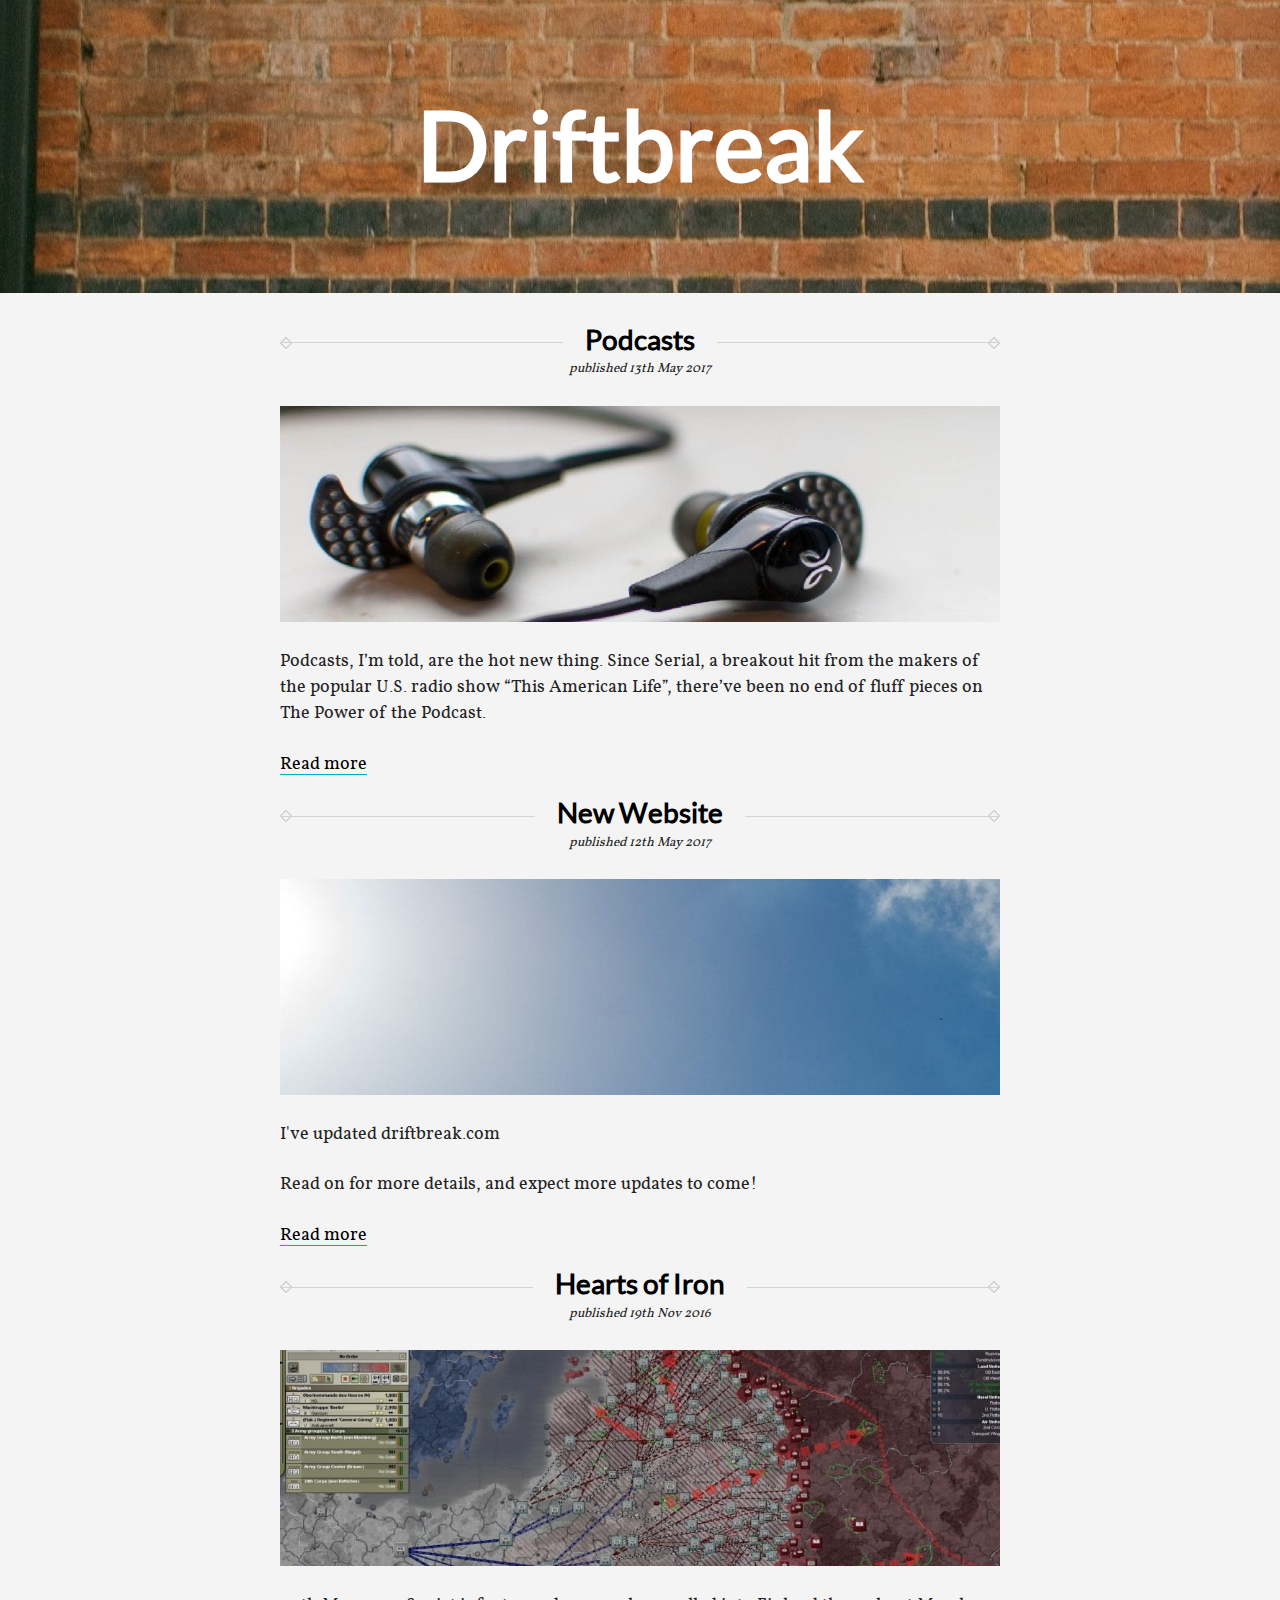
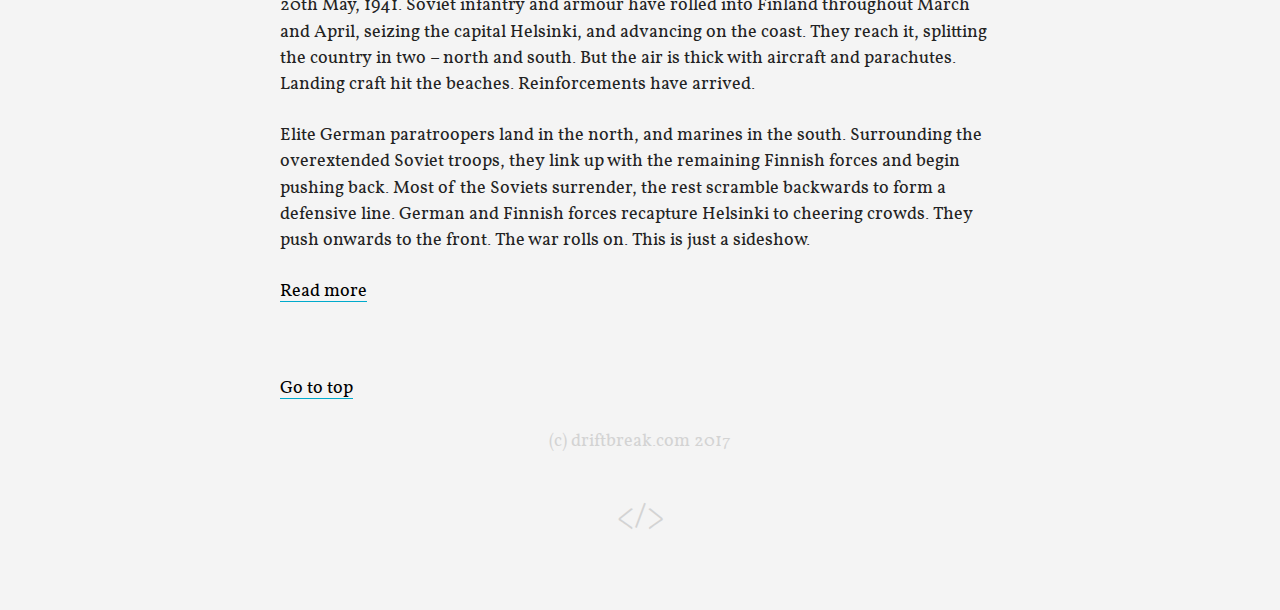
<file: index.html>
<!DOCTYPE html>
<html lang="en">
	<head>
		<meta charset="UTF-8">
		<meta name="viewport" content="width=device-width, initial-scale=1.0">
		<link href="style.css" rel="stylesheet"> 
		<link rel="icon" href="favicon.ico">
		
		<title>driftbreak.com</title>
	</head>
	<body>
		<header class="site-header">
			<h1 id="top" class="site-title"><a href="">Driftbreak</a></h1>
		</header>
		
		<div class="content">
			<div class="post-header">
				<img class="post-header-lineimg-l" src="images/content/line-end.png" alt="post heading decorator">
				<img class="post-header-lineimg-r" src="images/content/line-end.png" alt="post heading decorator">
				<h2><a href="./podcasts/">Podcasts</a></h2>
				<p class="post-sub-header"><em>published 13th May 2017</em></p>
				<img class="post-header-img" src="images/post-header/earbuds-post-header.jpg" alt="earbuds">
				<p>Podcasts, I’m told, are the hot new thing. Since Serial, a breakout hit from the makers of the popular U.S. radio show “This American Life”, there’ve been no end of fluff pieces on The Power of the Podcast. </p>
				<p><a href="./podcasts/">Read more</a></p>
			</div>
		
			<div class="post-header">
				<img class="post-header-lineimg-l" src="images/content/line-end.png" alt="post heading decorator">
				<img class="post-header-lineimg-r" src="images/content/line-end.png" alt="post heading decorator">
				<h2><a href="./new-website/">New Website</a></h2>
				<p class="post-sub-header"><em>published 12th May 2017</em></p>
				<img class="post-header-img" src="images/post-header/sky-post-header.jpg" alt="Sky">
				<p>I've updated driftbreak.com</p>
				<p>Read on for more details, and expect more updates to come!</p>
				<p><a href="./new-website/">Read more</a></p>
			</div>
			
			<div class="post-header">
				<img class="post-header-lineimg-l" src="images/content/line-end.png" alt="post heading decorator">
				<img class="post-header-lineimg-r" src="images/content/line-end.png" alt="post heading decorator">
				<h2><a href="./hearts-of-iron/">Hearts of Iron</a></h2>
				<p class="post-sub-header"><em>published 19th Nov 2016</em></p>
				<img class="post-header-img" src="images/post-header/hoi-post-header.jpg" alt="Hearts of Iron map with troop icons">
				<p>20th May, 1941. Soviet infantry and armour have rolled into Finland throughout March and April, seizing the capital Helsinki, and advancing on the coast. They reach it, splitting the country in two – north and south. But the air is thick with aircraft and parachutes. Landing craft hit the beaches. Reinforcements have arrived.</p>
				<p>Elite German paratroopers land in the north, and marines in the south. Surrounding the overextended Soviet troops, they link up with the remaining Finnish forces and begin pushing back. Most of the Soviets surrender, the rest scramble backwards to form a defensive line. German and Finnish forces recapture Helsinki to cheering crowds. They push onwards to the front. The war rolls on. This is just a sideshow.</p>
				<p><a href="./hearts-of-iron/">Read more</a></p>
			</div>
			
			
			<footer>
				<a href="#top">Go to top</a>
				<br><br>
				<p class="footer-text">(c) driftbreak.com 2017</p>
				<br>
				<p class="footer-text footer-icon"> &lt;/> </p>
			</footer>
		</div>
	</body>
</html>
</file>
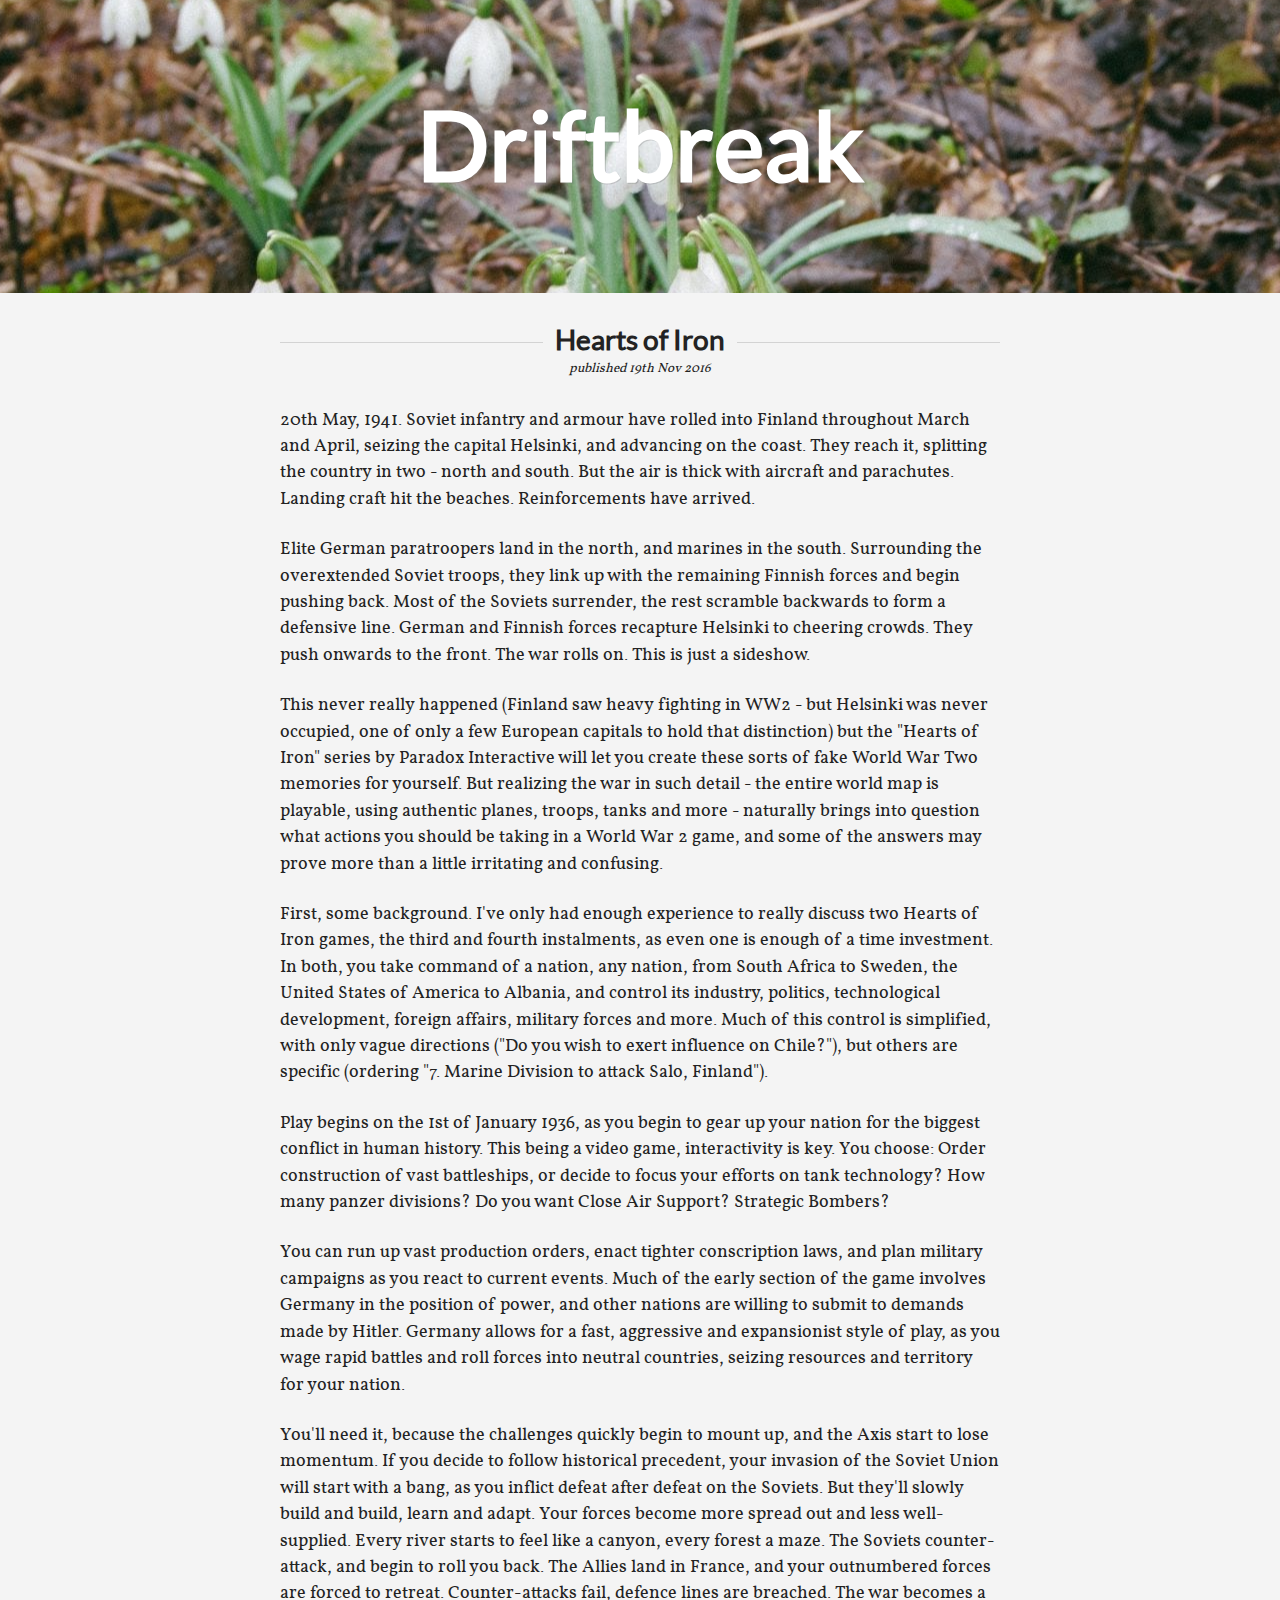
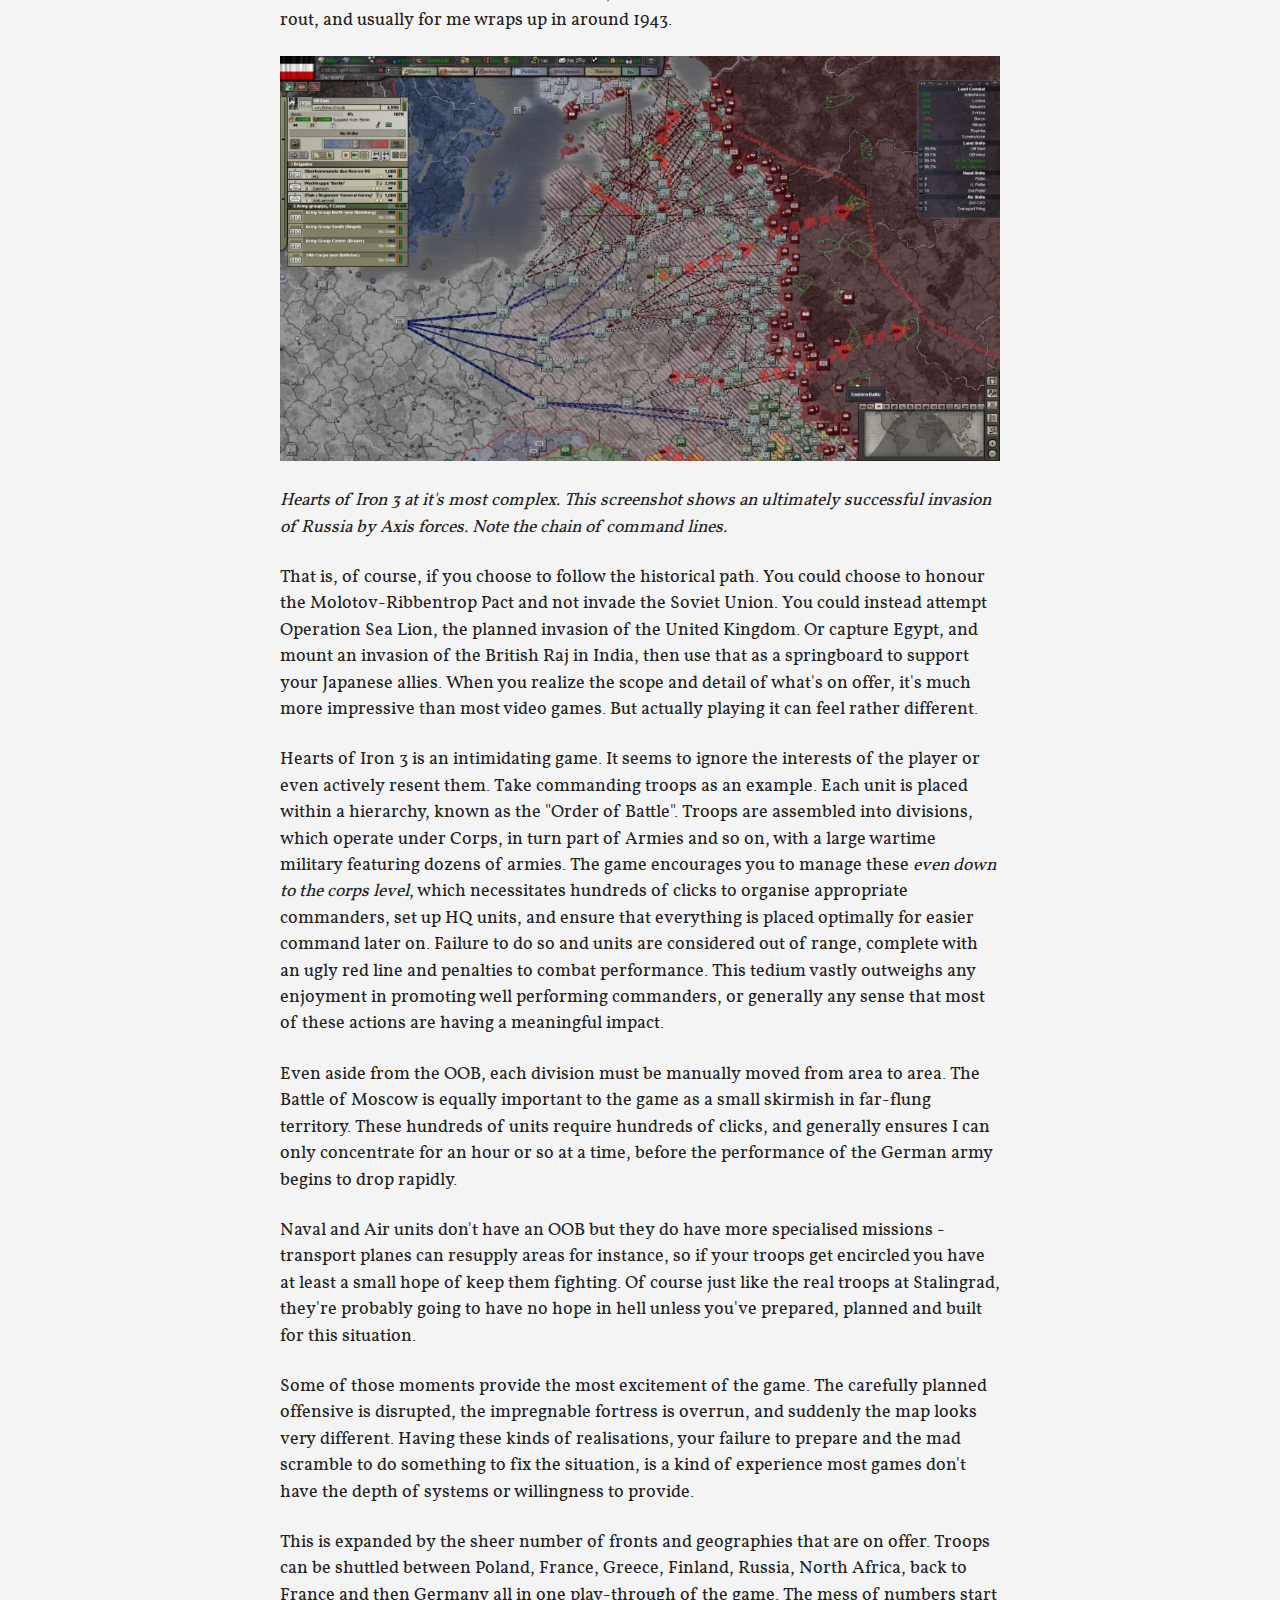
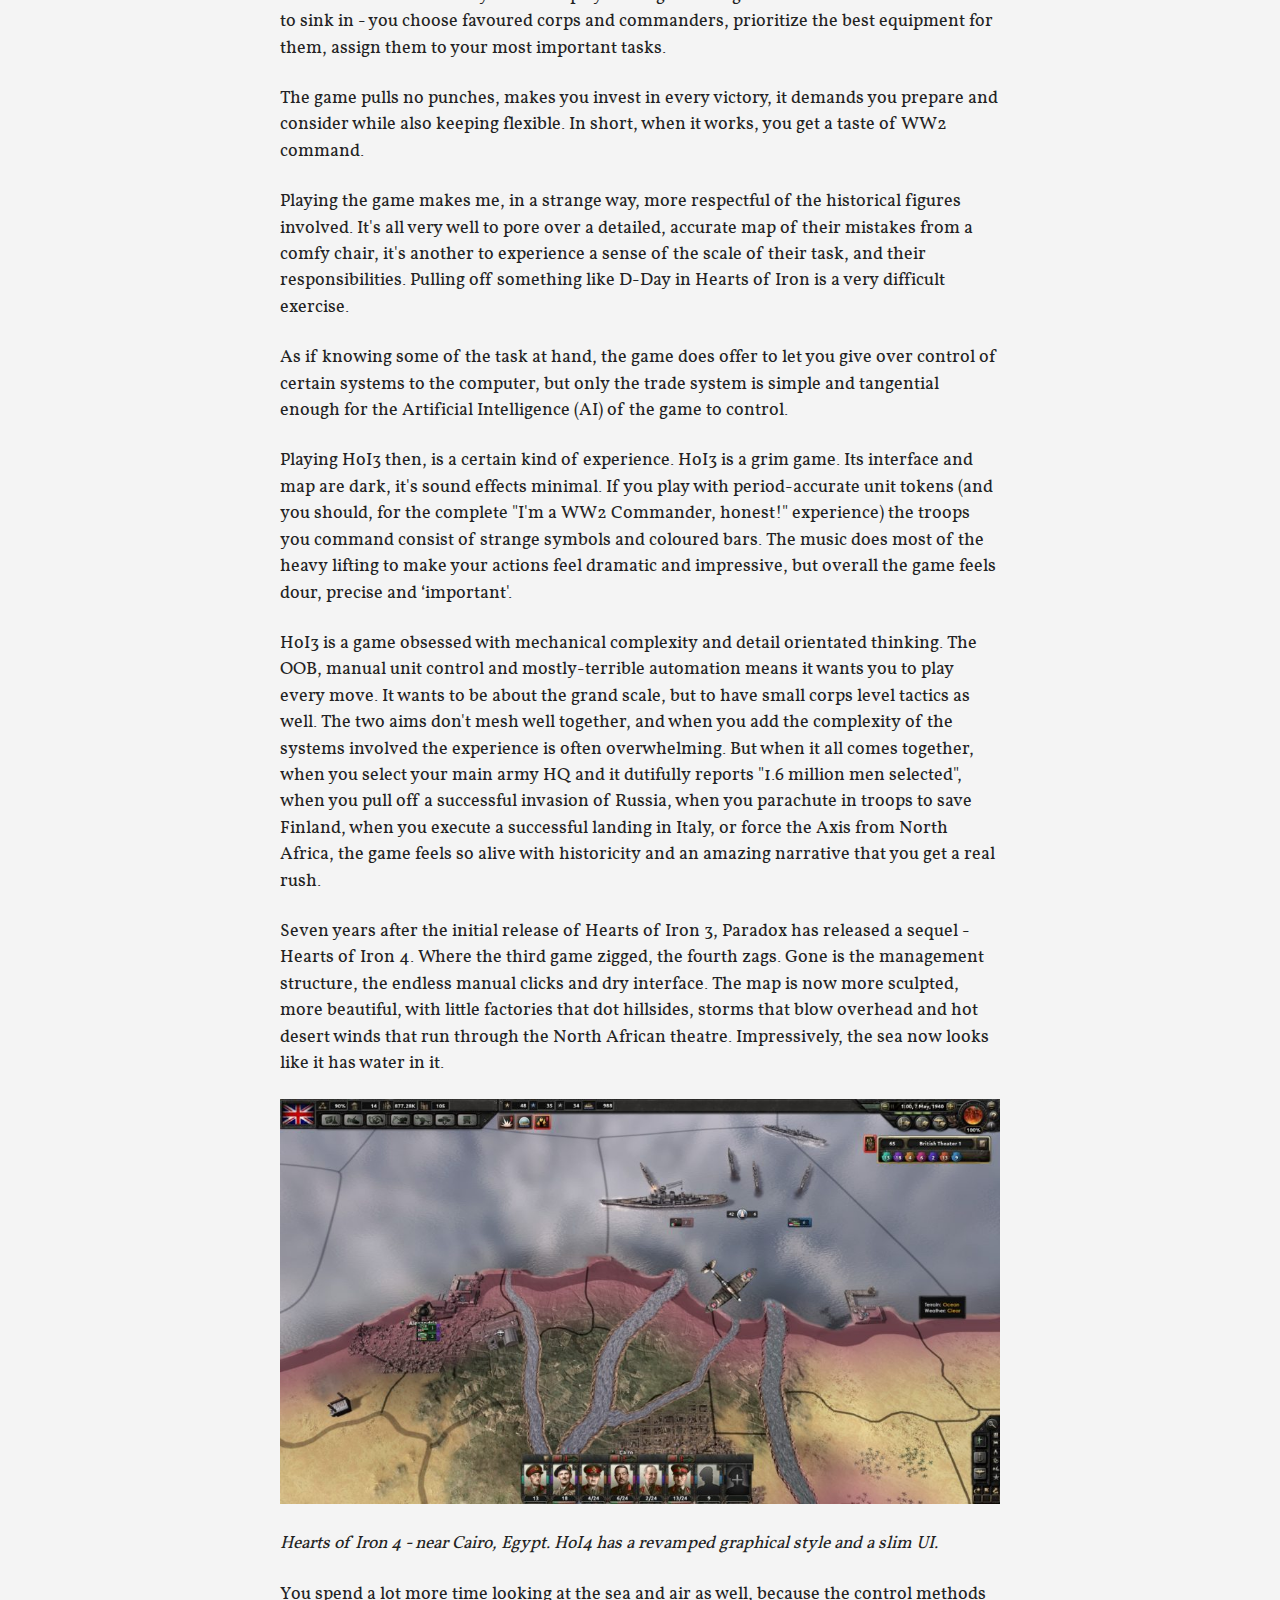
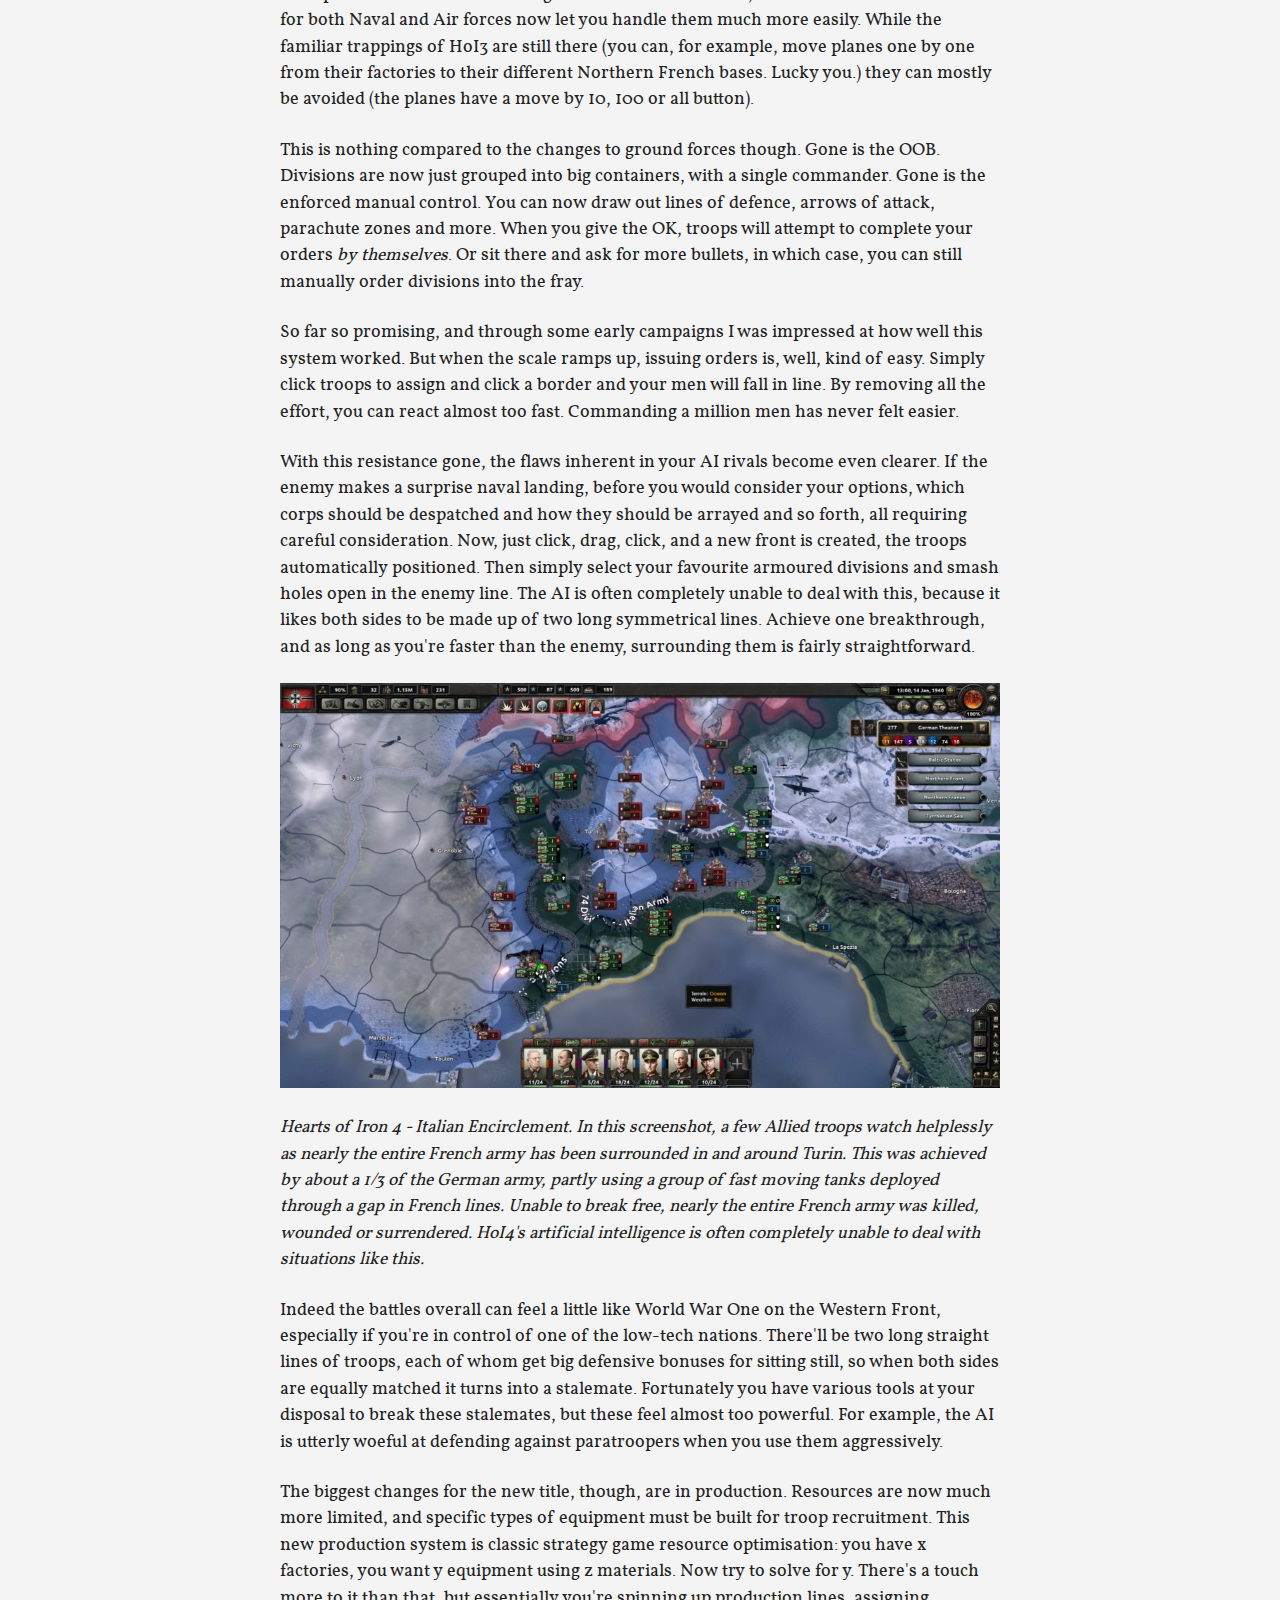
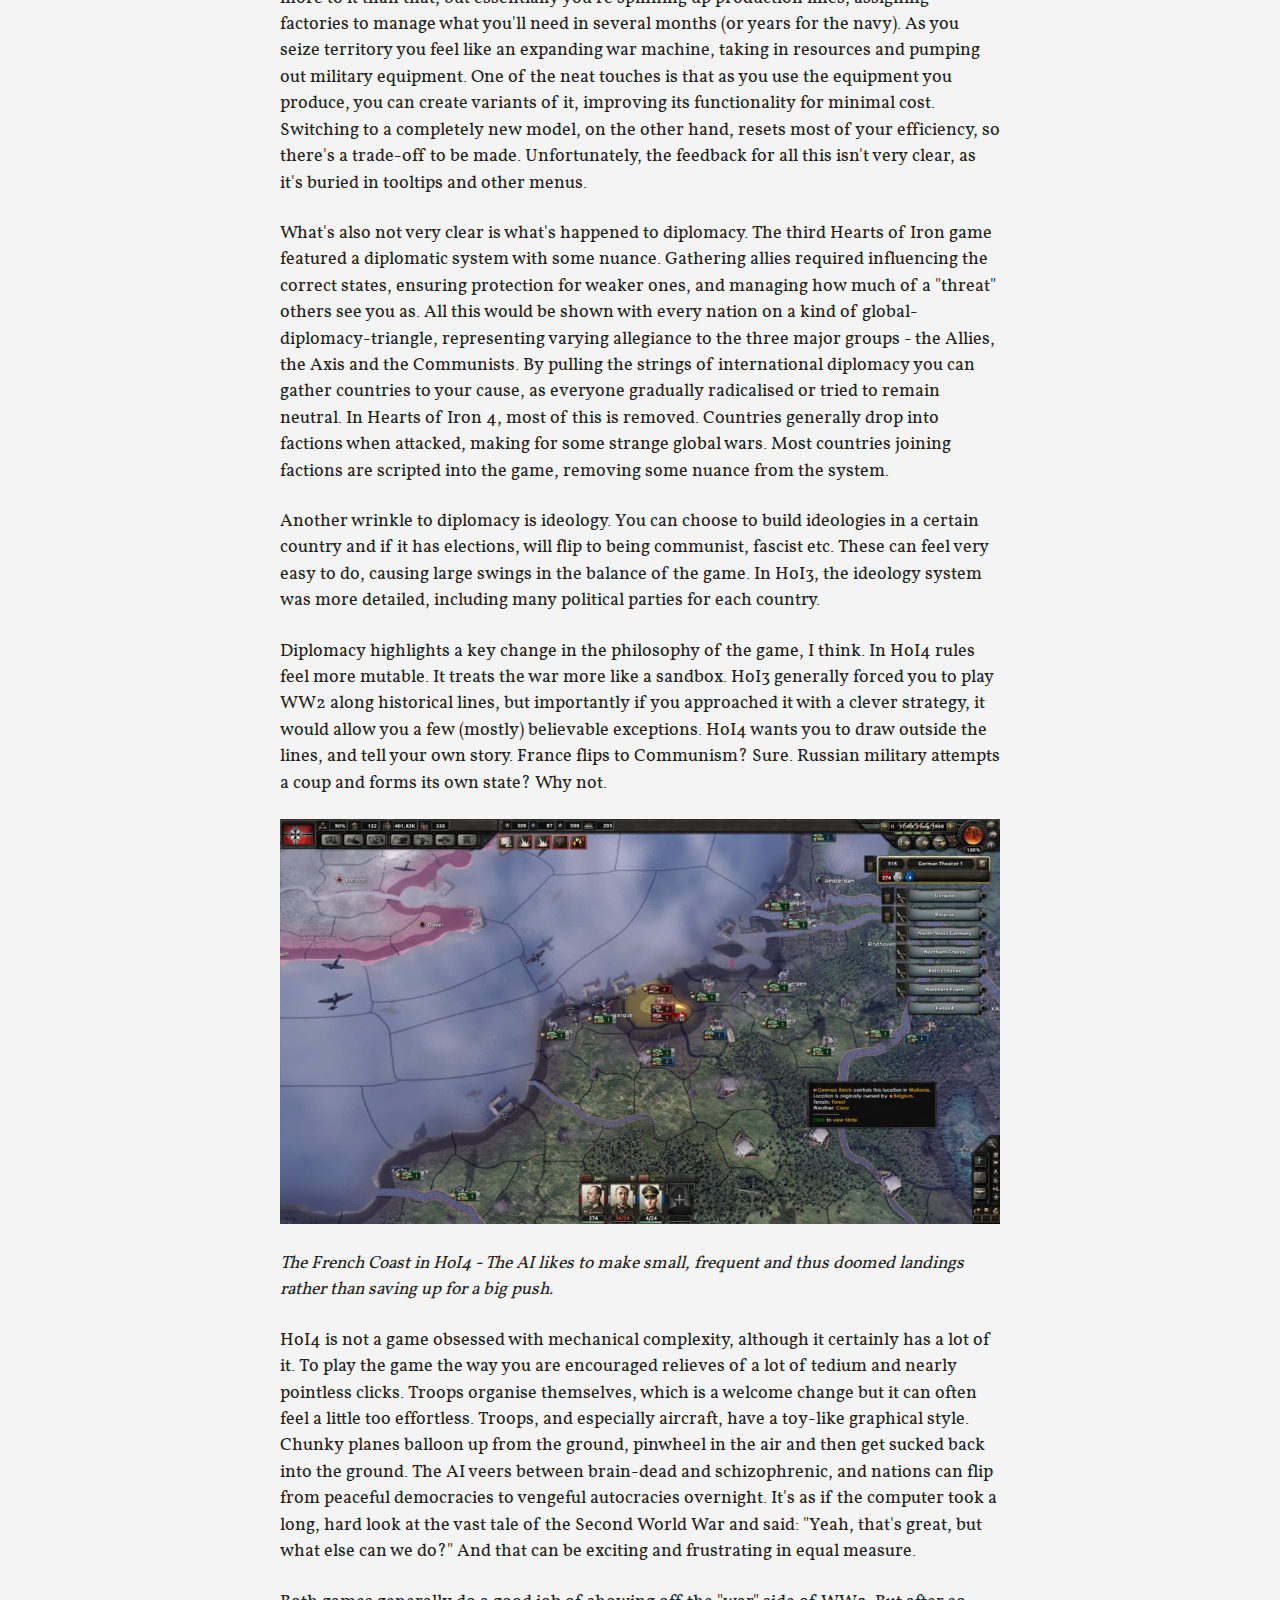
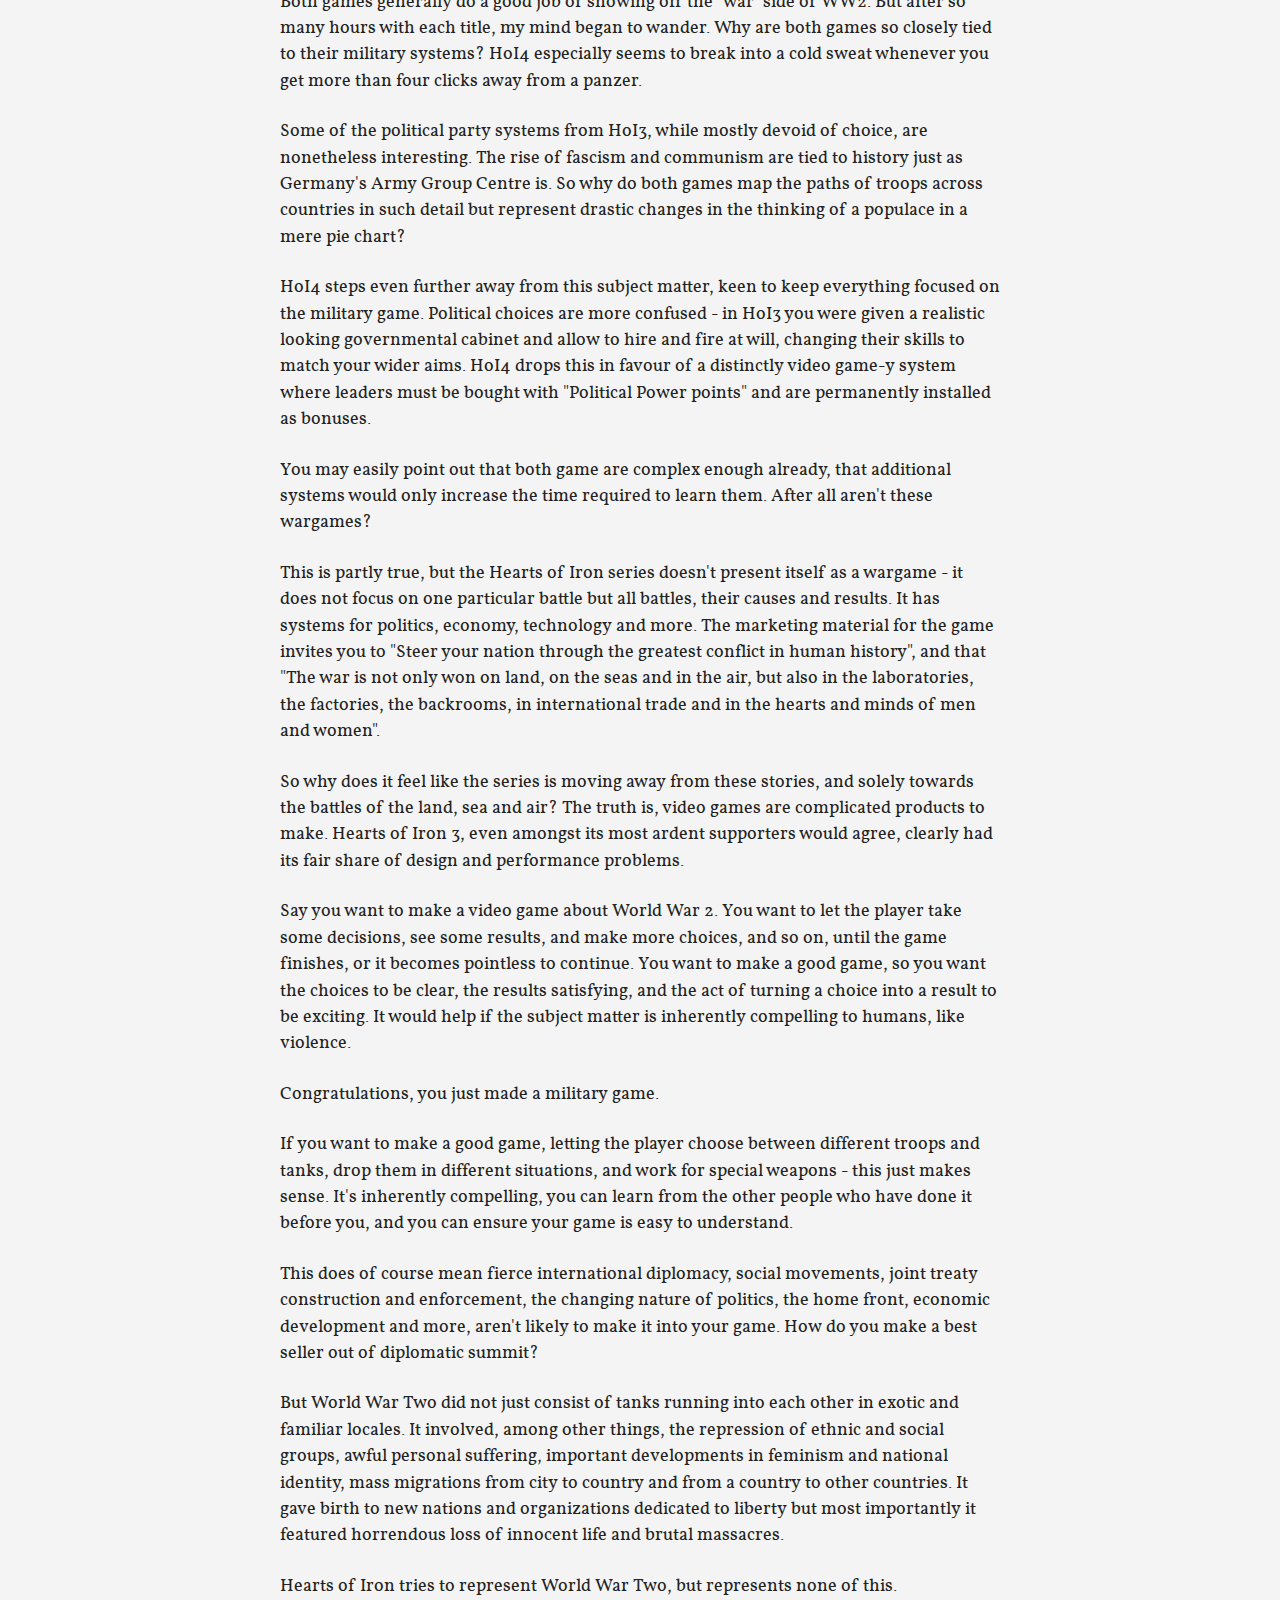
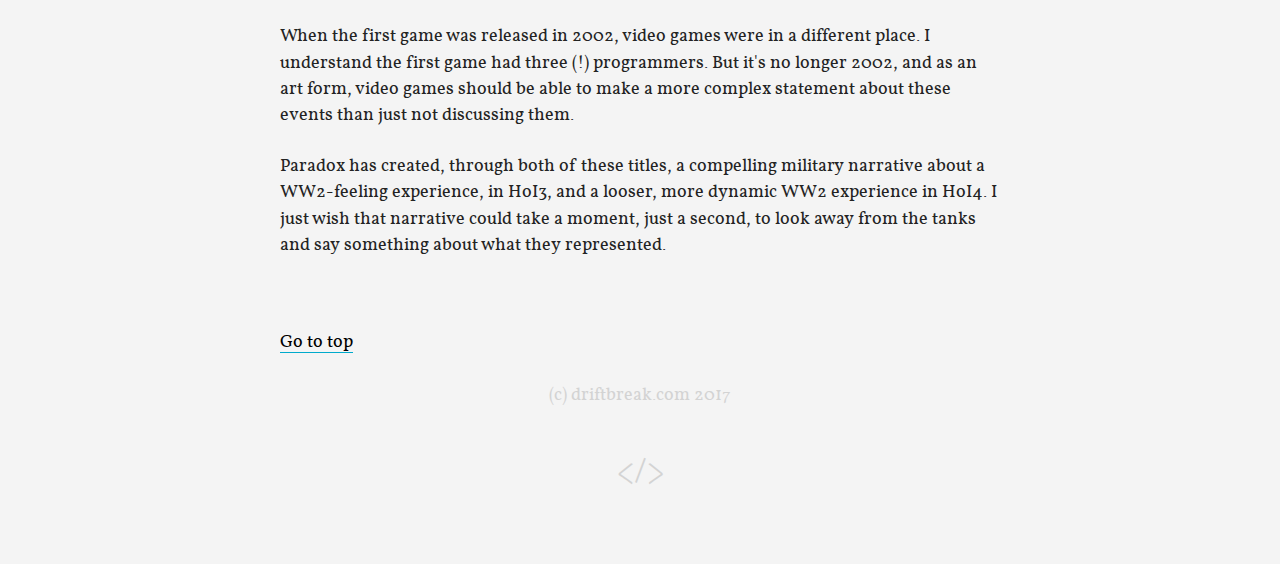
<file: hearts-of-iron/index.html>
<!DOCTYPE html>
<html lang="en">
	<head>
		<meta charset="UTF-8">
		<meta name="viewport" content="width=device-width, initial-scale=1.0">
		<link href="../style.css" rel="stylesheet">
		<link href="hearts-of-iron.css" rel="stylesheet">
		<link rel="icon" href="../favicon.ico">
		
		<title>Hearts of Iron - driftbreak.com</title>
	</head>
	<body>
		<header class="site-header">
			<h1 id="top" class="site-title"><a href="../">Driftbreak</a></h1>
		</header>
		
		<div class="content">
			<div class="post-header">
				<h2>Hearts of Iron</h2>
				<p class="post-sub-header"><em>published 19th Nov 2016</em></p>
			</div>		
			
			<div>
			<p>20th May, 1941. Soviet infantry and armour have rolled into Finland throughout March and April, seizing the capital Helsinki, and advancing on the coast. They reach it, splitting the country in two - north and south. But the air is thick with aircraft and parachutes. Landing craft hit the beaches. Reinforcements have arrived.</p>
			<p>Elite German paratroopers land in the north, and marines in the south. Surrounding the overextended Soviet troops, they link up with the remaining Finnish forces and begin pushing back. Most of the Soviets surrender, the rest scramble backwards to form a defensive line. German and Finnish forces recapture Helsinki to cheering crowds. They push onwards to the front. The war rolls on. This is just a sideshow.</p>
			<p>This never really happened (Finland saw heavy fighting in WW2 - but Helsinki was never occupied, one of only a few European capitals to hold that distinction) but the "Hearts of Iron" series by Paradox Interactive will let you create these sorts of fake World War Two memories for yourself. But realizing the war in such detail - the entire world map is playable, using authentic planes, troops, tanks and more - naturally brings into question what actions you should be taking in a World War 2 game, and some of the answers may prove more than a little irritating and confusing.</p>
			<p>First, some background. I've only had enough experience to really discuss two Hearts of Iron games, the third and fourth instalments, as even one is enough of a time investment. In both, you take command of a nation, any nation, from South Africa to Sweden, the United States of America to Albania, and control its industry, politics, technological development, foreign affairs, military forces and more. Much of this control is simplified, with only vague directions ("Do you wish to exert influence on Chile?"), but others are specific (ordering "7. Marine Division to attack Salo, Finland").</p>
			<p>Play begins on the 1st of January 1936, as you begin to gear up your nation for the biggest conflict in human history. This being a video game, interactivity is key. You choose: Order construction of vast battleships, or decide to focus your efforts on tank technology? How many panzer divisions? Do you want Close Air Support? Strategic Bombers?</p>
			<p>You can run up vast production orders, enact tighter conscription laws, and plan military campaigns as you react to current events. Much of the early section of the game involves Germany in the position of power, and other nations are willing to submit to demands made by Hitler. Germany allows for a fast, aggressive and expansionist style of play, as you wage rapid battles and roll forces into neutral countries, seizing resources and territory for your nation.</p>
			<p>You'll need it, because the challenges quickly begin to mount up, and the Axis start to lose momentum. If you decide to follow historical precedent, your invasion of the Soviet Union will start with a bang, as you inflict defeat after defeat on the Soviets. But they'll slowly build and build, learn and adapt. Your forces become more spread out and less well-supplied. Every river starts to feel like a canyon, every forest a maze. The Soviets counter-attack, and begin to roll you back. The Allies land in France, and your outnumbered forces are forced to retreat. Counter-attacks fail, defence lines are breached. The war becomes a rout, and usually for me wraps up in around 1943.</p>
			<a class="img-link" href="images/image001.jpg"><img class="responsive-img" src="images/image001.jpg" alt="gameplay screenshot"/></a>
			<em><p>Hearts of Iron 3 at it's most complex. This screenshot shows an ultimately successful invasion of Russia by Axis forces. Note the chain of command lines.</p></em>
			<p>That is, of course, if you choose to follow the historical path. You could choose to honour the Molotov-Ribbentrop Pact and not invade the Soviet Union. You could instead attempt Operation Sea Lion, the planned invasion of the United Kingdom. Or capture Egypt, and mount an invasion of the British Raj in India, then use that as a springboard to support your Japanese allies. When you realize the scope and detail of what's on offer, it's much more impressive than most video games. But actually playing it can feel rather different.</p>
			<p>Hearts of Iron 3 is an intimidating game. It seems to ignore the interests of the player or even actively resent them. Take commanding troops as an example. Each unit is placed within a hierarchy, known as the "Order of Battle". Troops are assembled into divisions, which operate under Corps, in turn part of Armies and so on, with a large wartime military featuring dozens of armies. The game encourages you to manage these <em>even down to the corps level</em>, which necessitates hundreds of clicks to organise appropriate commanders, set up HQ units, and ensure that everything is placed optimally for easier command later on. Failure to do so and units are considered out of range, complete with an ugly red line and penalties to combat performance. This tedium vastly outweighs any enjoyment in promoting well performing commanders, or generally any sense that most of these actions are having a meaningful impact.</p>
			<p>Even aside from the OOB, each division must be manually moved from area to area. The Battle of Moscow is equally important to the game as a small skirmish in far-flung territory. These hundreds of units require hundreds of clicks, and generally ensures I can only concentrate for an hour or so at a time, before the performance of the German army begins to drop rapidly.</p>
			<p>Naval and Air units don't have an OOB but they do have more specialised missions - transport planes can resupply areas for instance, so if your troops get encircled you have at least a small hope of keep them fighting. Of course just like the real troops at Stalingrad, they're probably going to have no hope in hell unless you've prepared, planned and built for this situation.</p>
			<p>Some of those moments provide the most excitement of the game. The carefully planned offensive is disrupted, the impregnable fortress is overrun, and suddenly the map looks very different. Having these kinds of realisations, your failure to prepare and the mad scramble to do something to fix the situation, is a kind of experience most games don't have the depth of systems or willingness to provide.</p>
			<p>This is expanded by the sheer number of fronts and geographies that are on offer. Troops can be shuttled between Poland, France, Greece, Finland, Russia, North Africa, back to France and then Germany all in one play-through of the game. The mess of numbers start to sink in - you choose favoured corps and commanders, prioritize the best equipment for them, assign them to your most important tasks.</p>
			<p>The game pulls no punches, makes you invest in every victory, it demands you prepare and consider while also keeping flexible. In short, when it works, you get a taste of WW2 command.</p>
			<p>Playing the game makes me, in a strange way, more respectful of the historical figures involved. It's all very well to pore over a detailed, accurate map of their mistakes from a comfy chair, it's another to experience a sense of the scale of their task, and their responsibilities. Pulling off something like D-Day in Hearts of Iron is a very difficult exercise.</p>
			<p>As if knowing some of the task at hand, the game does offer to let you give over control of certain systems to the computer, but only the trade system is simple and tangential enough for the Artificial Intelligence (AI) of the game to control.</p>
			<p>Playing HoI3 then, is a certain kind of experience. HoI3 is a grim game. Its interface and map are dark, it's sound effects minimal. If you play with period-accurate unit tokens (and you should, for the complete "I'm a WW2 Commander, honest!" experience) the troops you command consist of strange symbols and coloured bars. The music does most of the heavy lifting to make your actions feel dramatic and impressive, but overall the game feels dour, precise and &lsquo;important'.</p>
			<p>HoI3 is a game obsessed with mechanical complexity and detail orientated thinking. The OOB, manual unit control and mostly-terrible automation means it wants you to play every move. It wants to be about the grand scale, but to have small corps level tactics as well. The two aims don't mesh well together, and when you add the complexity of the systems involved the experience is often overwhelming. But when it all comes together, when you select your main army HQ and it dutifully reports "1.6 million men selected", when you pull off a successful invasion of Russia, when you parachute in troops to save Finland, when you execute a successful landing in Italy, or force the Axis from North Africa, the game feels so alive with historicity and an amazing narrative that you get a real rush.</p>
			<p>Seven years after the initial release of Hearts of Iron 3, Paradox has released a sequel - Hearts of Iron 4. Where the third game zigged, the fourth zags. Gone is the management structure, the endless manual clicks and dry interface. The map is now more sculpted, more beautiful, with little factories that dot hillsides, storms that blow overhead and hot desert winds that run through the North African theatre. Impressively, the sea now looks like it has water in it.</p>
			<a class="img-link" href="images/image003.jpg"><img class="responsive-img" src="images/image003.jpg" alt="gameplay screenshot"/></a>
			<em><p>Hearts of Iron 4 - near Cairo, Egypt. HoI4 has a revamped graphical style and a slim UI.</p></em>
			<p>You spend a lot more time looking at the sea and air as well, because the control methods for both Naval and Air forces now let you handle them much more easily. While the familiar trappings of HoI3 are still there (you can, for example, move planes one by one from their factories to their different Northern French bases. Lucky you.) they can mostly be avoided (the planes have a move by 10, 100 or all button).</p>
			<p>This is nothing compared to the changes to ground forces though. Gone is the OOB. Divisions are now just grouped into big containers, with a single commander. Gone is the enforced manual control. You can now draw out lines of defence, arrows of attack, parachute zones and more. When you give the OK, troops will attempt to complete your orders <em>by themselves</em>. Or sit there and ask for more bullets, in which case, you can still manually order divisions into the fray.</p>
			<p>So far so promising, and through some early campaigns I was impressed at how well this system worked. But when the scale ramps up, issuing orders is, well, kind of easy. Simply click troops to assign and click a border and your men will fall in line. By removing all the effort, you can react almost too fast. Commanding a million men has never felt easier.</p>
			<p>With this resistance gone, the flaws inherent in your AI rivals become even clearer. If the enemy makes a surprise naval landing, before you would consider your options, which corps should be despatched and how they should be arrayed and so forth, all requiring careful consideration. Now, just click, drag, click, and a new front is created, the troops automatically positioned. Then simply select your favourite armoured divisions and smash holes open in the enemy line. The AI is often completely unable to deal with this, because it likes both sides to be made up of two long symmetrical lines. Achieve one breakthrough, and as long as you're faster than the enemy, surrounding them is fairly straightforward.</p>
			<a class="img-link" href="images/image005.jpg"><img class="responsive-img" src="images/image005.jpg" alt="gameplay screenshot"/></a>
			<em><p>Hearts of Iron 4 - Italian Encirclement. In this screenshot, a few Allied troops watch helplessly as nearly the entire French army has been surrounded in and around Turin. This was achieved by about a 1/3 of the German army, partly using a group of fast moving tanks deployed through a gap in French lines. Unable to break free, nearly the entire French army was killed, wounded or surrendered. HoI4's artificial intelligence is often completely unable to deal with situations like this.</p></em>
			<p>Indeed the battles overall can feel a little like World War One on the Western Front, especially if you're in control of one of the low-tech nations. There'll be two long straight lines of troops, each of whom get big defensive bonuses for sitting still, so when both sides are equally matched it turns into a stalemate. Fortunately you have various tools at your disposal to break these stalemates, but these feel almost too powerful. For example, the AI is utterly woeful at defending against paratroopers when you use them aggressively.</p>
			<p>The biggest changes for the new title, though, are in production. Resources are now much more limited, and specific types of equipment must be built for troop recruitment. This new production system is classic strategy game resource optimisation: you have x factories, you want y equipment using z materials. Now try to solve for y. There's a touch more to it than that, but essentially you're spinning up production lines, assigning factories to manage what you'll need in several months (or years for the navy). As you seize territory you feel like an expanding war machine, taking in resources and pumping out military equipment. One of the neat touches is that as you use the equipment you produce, you can create variants of it, improving its functionality for minimal cost. Switching to a completely new model, on the other hand, resets most of your efficiency, so there's a trade-off to be made. Unfortunately, the feedback for all this isn't very clear, as it's buried in tooltips and other menus.</p>
			<p>What's also not very clear is what's happened to diplomacy. The third Hearts of Iron game featured a diplomatic system with some nuance. Gathering allies required influencing the correct states, ensuring protection for weaker ones, and managing how much of a "threat" others see you as. All this would be shown with every nation on a kind of global-diplomacy-triangle, representing varying allegiance to the three major groups - the Allies, the Axis and the Communists. By pulling the strings of international diplomacy you can gather countries to your cause, as everyone gradually radicalised or tried to remain neutral. In Hearts of Iron 4, most of this is removed. Countries generally drop into factions when attacked, making for some strange global wars. Most countries joining factions are scripted into the game, removing some nuance from the system.</p>
			<p>Another wrinkle to diplomacy is ideology. You can choose to build ideologies in a certain country and if it has elections, will flip to being communist, fascist etc. These can feel very easy to do, causing large swings in the balance of the game. In HoI3, the ideology system was more detailed, including many political parties for each country.</p>
			<p>Diplomacy highlights a key change in the philosophy of the game, I think. In HoI4 rules feel more mutable. It treats the war more like a sandbox. HoI3 generally forced you to play WW2 along historical lines, but importantly if you approached it with a clever strategy, it would allow you a few (mostly) believable exceptions. HoI4 wants you to draw outside the lines, and tell your own story. France flips to Communism? Sure. Russian military attempts a coup and forms its own state? Why not.</p>
			<a class="img-link" href="images/image007.jpg"><img class="responsive-img" src="images/image007.jpg" alt="gameplay screenshot"/></a>
			<em><p>The French Coast in HoI4 - The AI likes to make small, frequent and thus doomed landings rather than saving up for a big push.</p></em>
			<p>HoI4 is not a game obsessed with mechanical complexity, although it certainly has a lot of it. To play the game the way you are encouraged relieves of a lot of tedium and nearly pointless clicks. Troops organise themselves, which is a welcome change but it can often feel a little too effortless. Troops, and especially aircraft, have a toy-like graphical style. Chunky planes balloon up from the ground, pinwheel in the air and then get sucked back into the ground. The AI veers between brain-dead and schizophrenic, and nations can flip from peaceful democracies to vengeful autocracies overnight. It's as if the computer took a long, hard look at the vast tale of the Second World War and said: "Yeah, that's great, but what else can we do?" And that can be exciting and frustrating in equal measure.</p>
			<p>Both games generally do a good job of showing off the "war" side of WW2. But after so many hours with each title, my mind began to wander. Why are both games so closely tied to their military systems? HoI4 especially seems to break into a cold sweat whenever you get more than four clicks away from a panzer.</p>
			<p>Some of the political party systems from HoI3, while mostly devoid of choice, are nonetheless interesting. The rise of fascism and communism are tied to history just as Germany's Army Group Centre is. So why do both games map the paths of troops across countries in such detail but represent drastic changes in the thinking of a populace in a mere pie chart?</p>
			<p>HoI4 steps even further away from this subject matter, keen to keep everything focused on the military game. Political choices are more confused - in HoI3 you were given a realistic looking governmental cabinet and allow to hire and fire at will, changing their skills to match your wider aims. HoI4 drops this in favour of a distinctly video game-y system where leaders must be bought with "Political Power points" and are permanently installed as bonuses.</p>
			<p>You may easily point out that both game are complex enough already, that additional systems would only increase the time required to learn them. After all aren't these wargames?</p>
			<p>This is partly true, but the Hearts of Iron series doesn't present itself as a wargame - it does not focus on one particular battle but all battles, their causes and results. It has systems for politics, economy, technology and more. The marketing material for the game invites you to "Steer your nation through the greatest conflict in human history", and that "The war is not only won on land, on the seas and in the air, but also in the laboratories, the factories, the backrooms, in international trade and in the hearts and minds of men and women".</p>
			<p>So why does it feel like the series is moving away from these stories, and solely towards the battles of the land, sea and air? The truth is, video games are complicated products to make. Hearts of Iron 3, even amongst its most ardent supporters would agree, clearly had its fair share of design and performance problems.</p>
			<p>Say you want to make a video game about World War 2. You want to let the player take some decisions, see some results, and make more choices, and so on, until the game finishes, or it becomes pointless to continue. You want to make a good game, so you want the choices to be clear, the results satisfying, and the act of turning a choice into a result to be exciting. It would help if the subject matter is inherently compelling to humans, like violence.</p>
			<p>Congratulations, you just made a military game.</p>
			<p>If you want to make a good game, letting the player choose between different troops and tanks, drop them in different situations, and work for special weapons - this just makes sense. It's inherently compelling, you can learn from the other people who have done it before you, and you can ensure your game is easy to understand.</p>
			<p>This does of course mean fierce international diplomacy, social movements, joint treaty construction and enforcement, the changing nature of politics, the home front, economic development and more, aren't likely to make it into your game. How do you make a best seller out of diplomatic summit?</p>
			<p>But World War Two did not just consist of tanks running into each other in exotic and familiar locales. It involved, among other things, the repression of ethnic and social groups, awful personal suffering, important developments in feminism and national identity, mass migrations from city to country and from a country to other countries. It gave birth to new nations and organizations dedicated to liberty but most importantly it featured horrendous loss of innocent life and brutal massacres.</p>
			<p>Hearts of Iron tries to represent World War Two, but represents none of this.</p>
			<p>When the first game was released in 2002, video games were in a different place. I understand the first game had three (!) programmers. But it's no longer 2002, and as an art form, video games should be able to make a more complex statement about these events than just not discussing them.</p>
			<p>Paradox has created, through both of these titles, a compelling military narrative about a WW2-feeling experience, in HoI3, and a looser, more dynamic WW2 experience in HoI4. I just wish that narrative could take a moment, just a second, to look away from the tanks and say something about what they represented.</p>
			</div>
			
			<footer>
				<a href="#top">Go to top</a>
				<br><br>
				<p class="footer-text">(c) driftbreak.com 2017</p>
				<br>
				<p class="footer-text footer-icon"> &lt;/> </p>
			</footer>
		</div>
	</body>
</html>
</file>
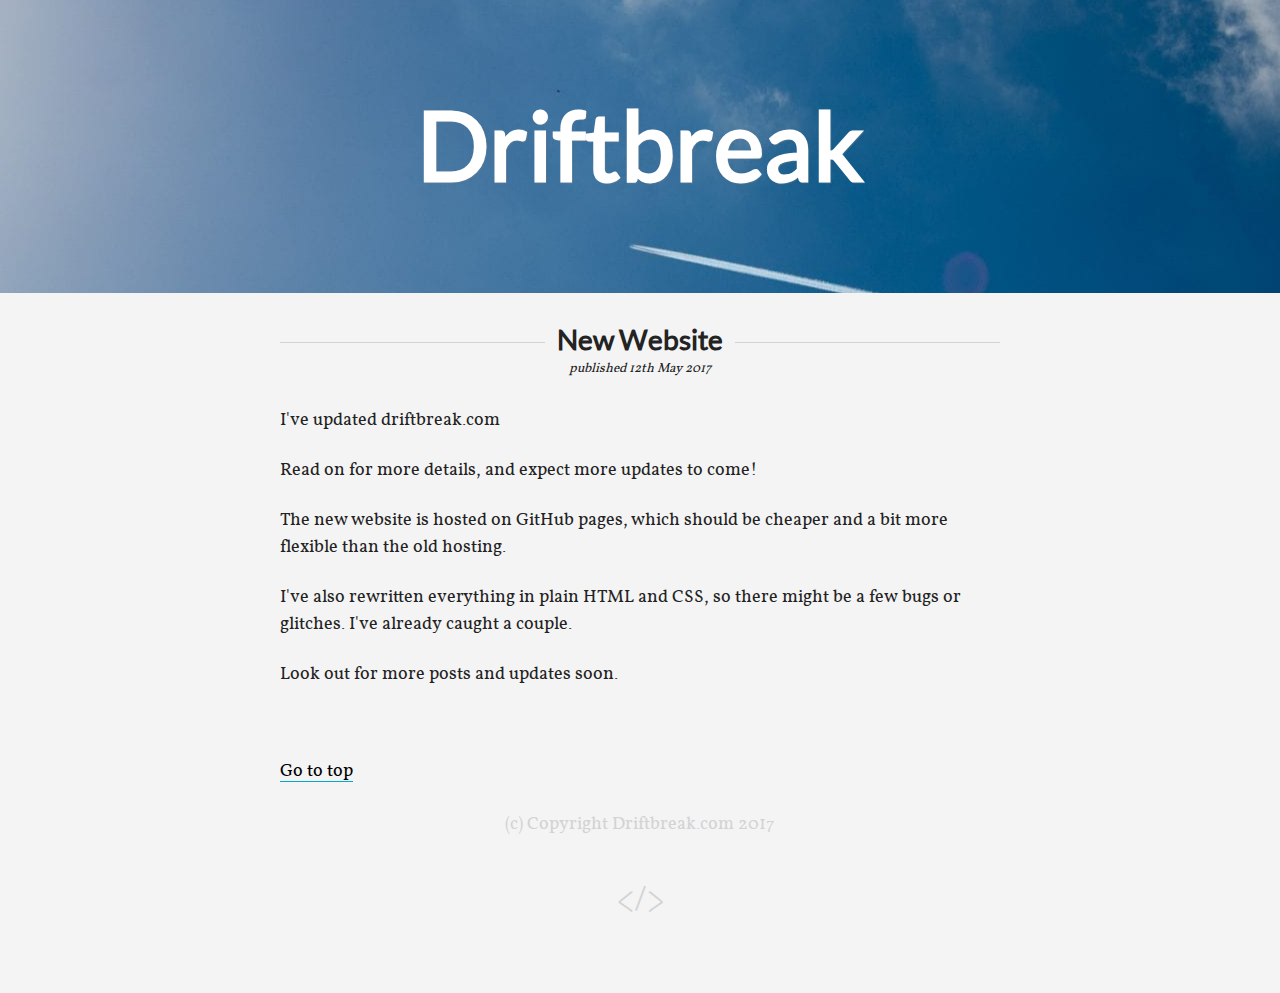
<file: new-website/index.html>
<!DOCTYPE html>
<html lang="en">
	<head>
		<meta charset="UTF-8">
		<meta name="viewport" content="width=device-width, initial-scale=1.0">
		<link href="../style.css" rel="stylesheet"> 
		<link href="new-website.css" rel="stylesheet">
		<link rel="icon" href="../favicon.ico">
		
		<title>New Website - driftbreak.com</title>
	</head>
	<body>
		<header class="site-header">
			<h1 id="top" class="site-title"><a href="../">Driftbreak</a></h1>
		</header>
		
		<div class="content">
			<div class="post-header">
				<h2>New Website</h2>
				<p class="post-sub-header"><em>published 12th May 2017</em></p>
			</div>
			<div>
				<p>I've updated driftbreak.com</p>

				<p>Read on for more details, and expect more updates to come!</p>
				
				<p>The new website is hosted on GitHub pages, which should be cheaper and a bit more flexible than the old hosting.</p>
				
				<p>I've also rewritten everything in plain HTML and CSS, so there might be a few bugs or glitches. I've already caught a couple.</p>
				
				<p>Look out for more posts and updates soon.</p>
			</div>
			
			<footer>
				<a href="#top">Go to top</a>
				<br><br>
				<p class="footer-text">(c) Copyright Driftbreak.com 2017</p>
				<br>
				<p class="footer-text footer-icon"> &lt;/> </p>
			</footer>
		</div>
	</body>
</html>
</file>
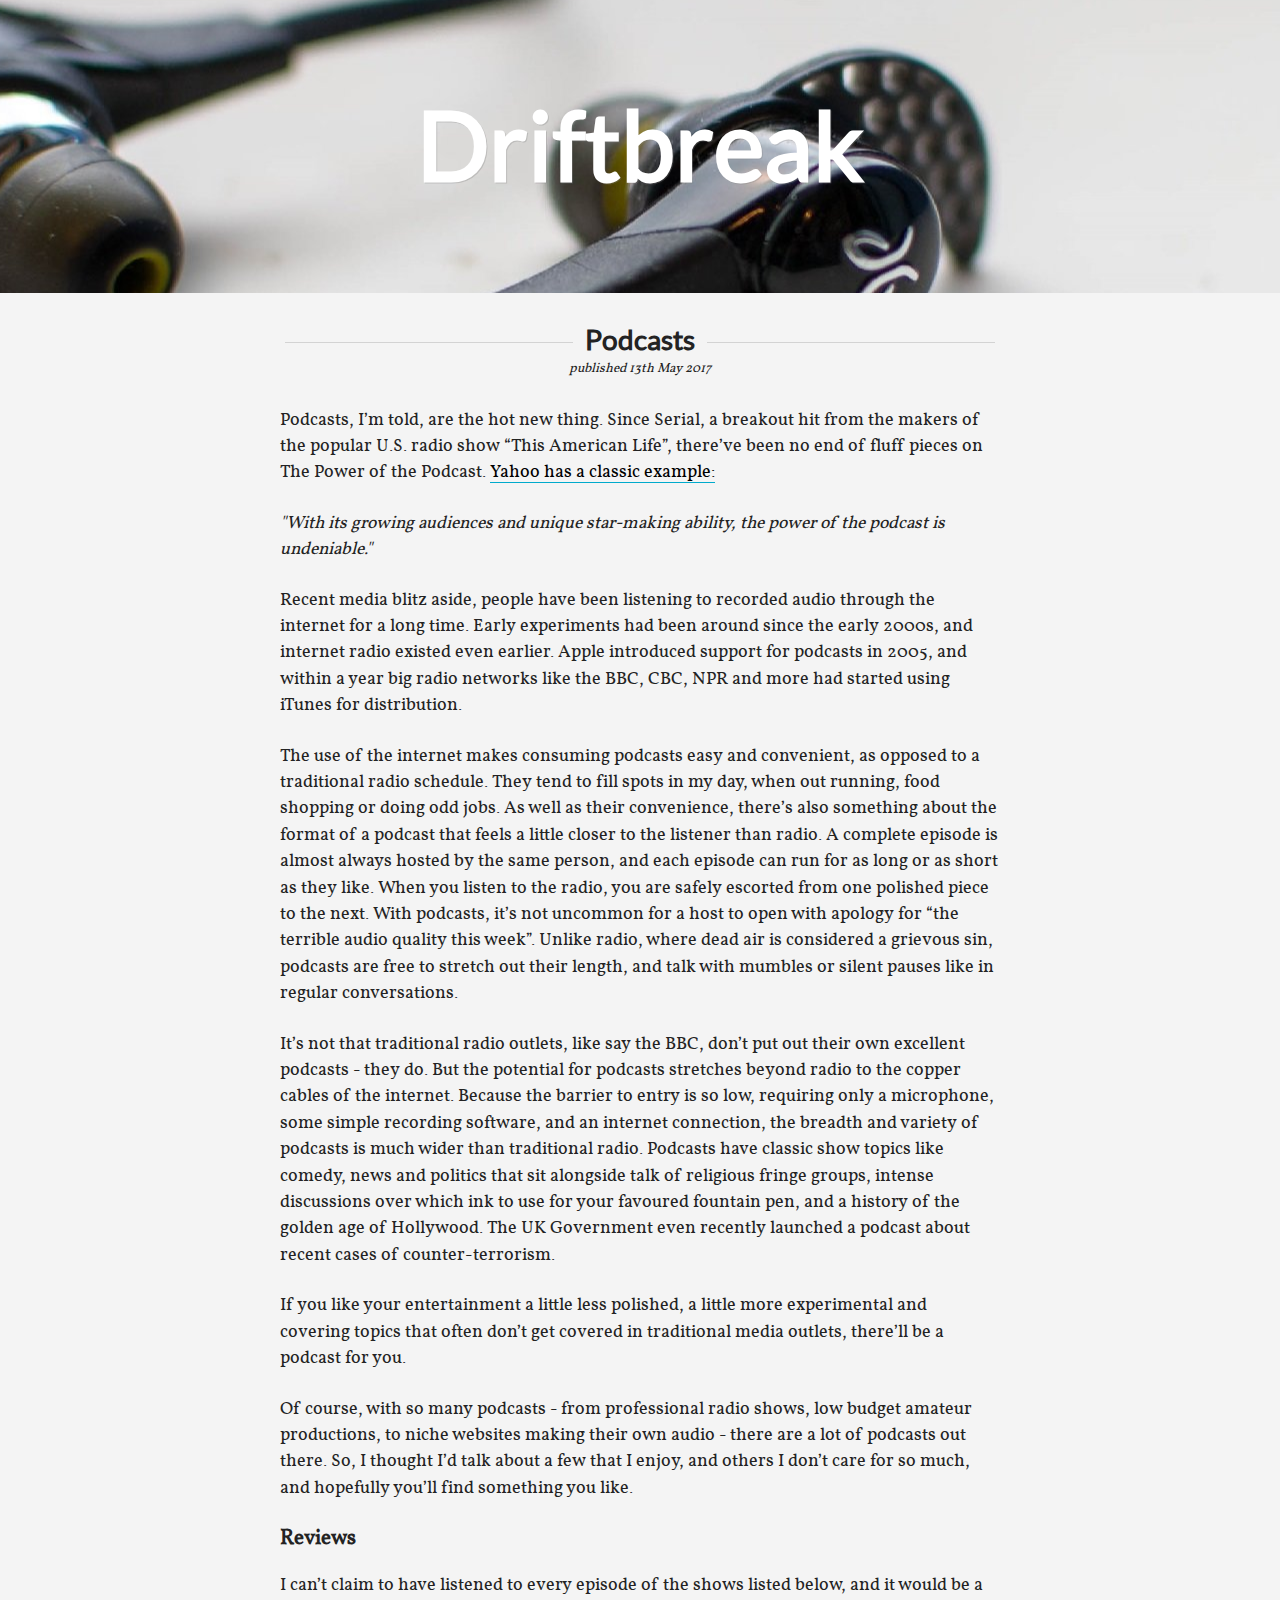
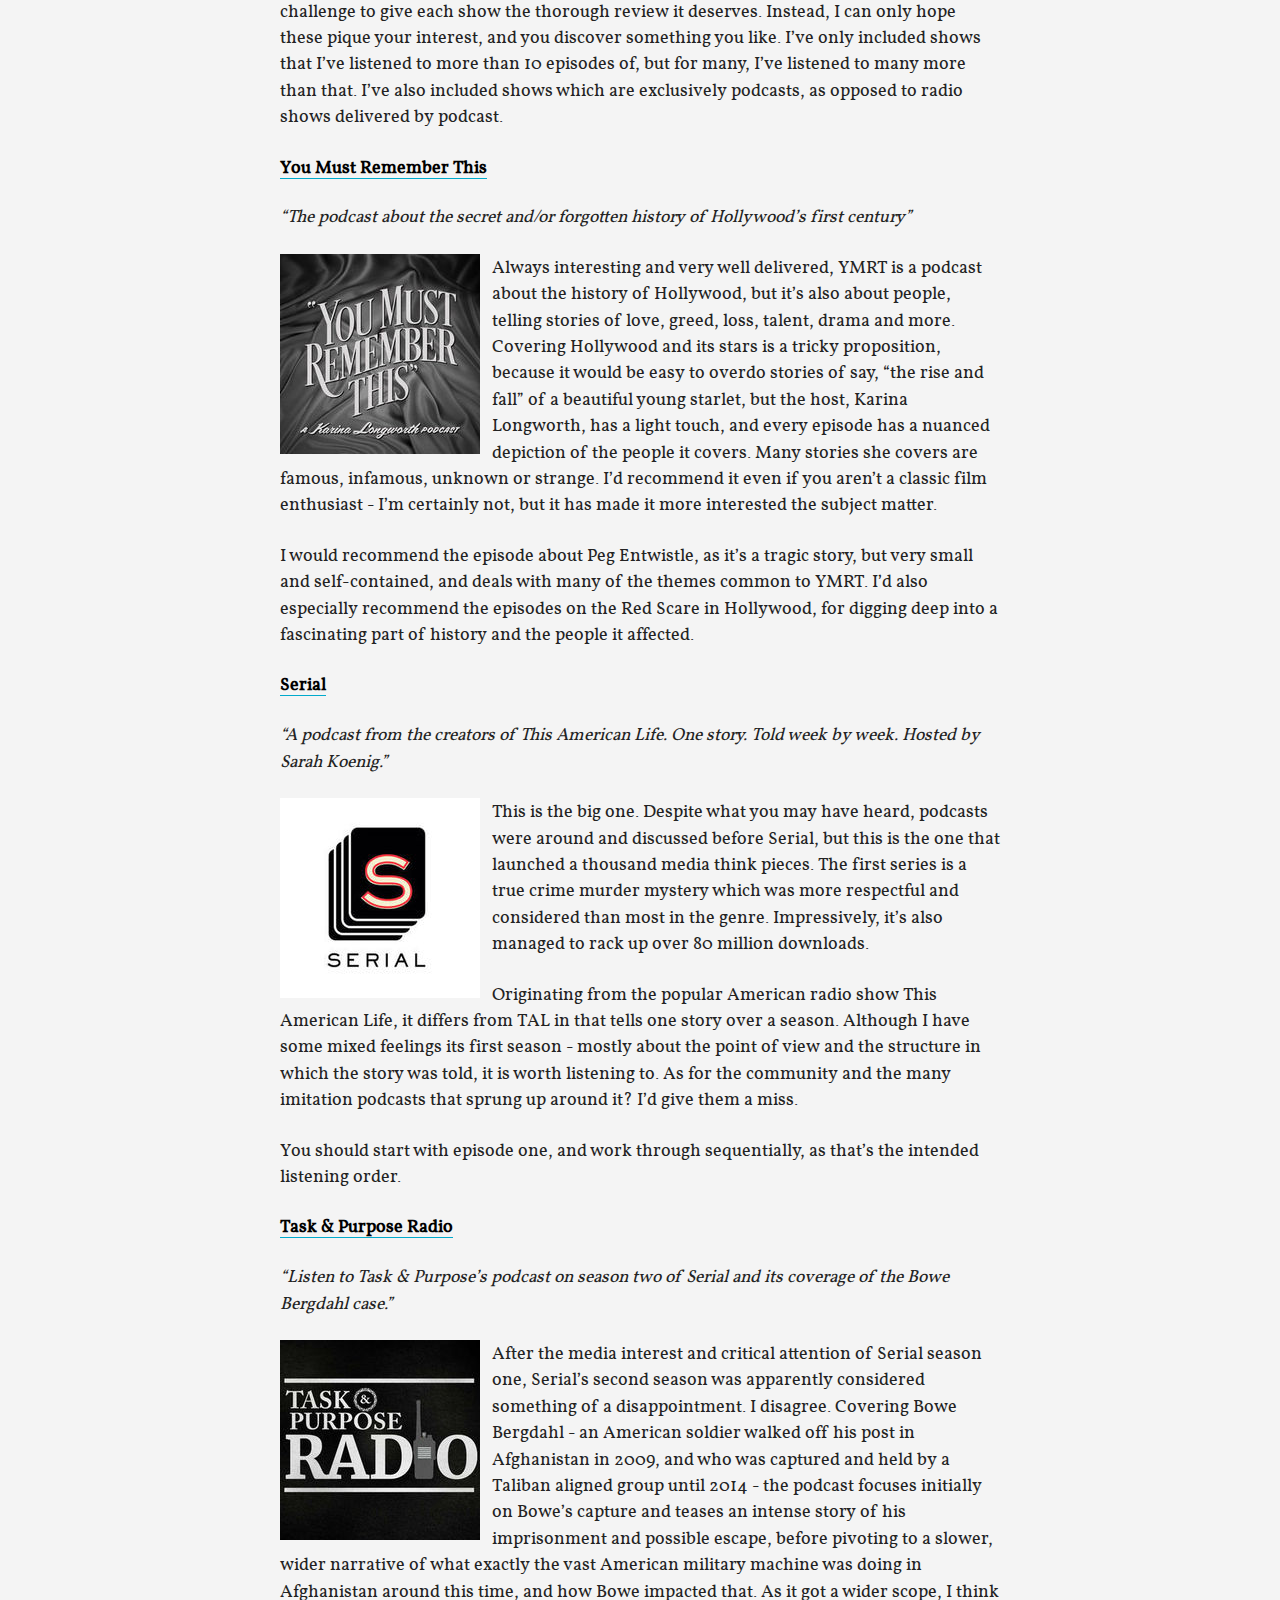
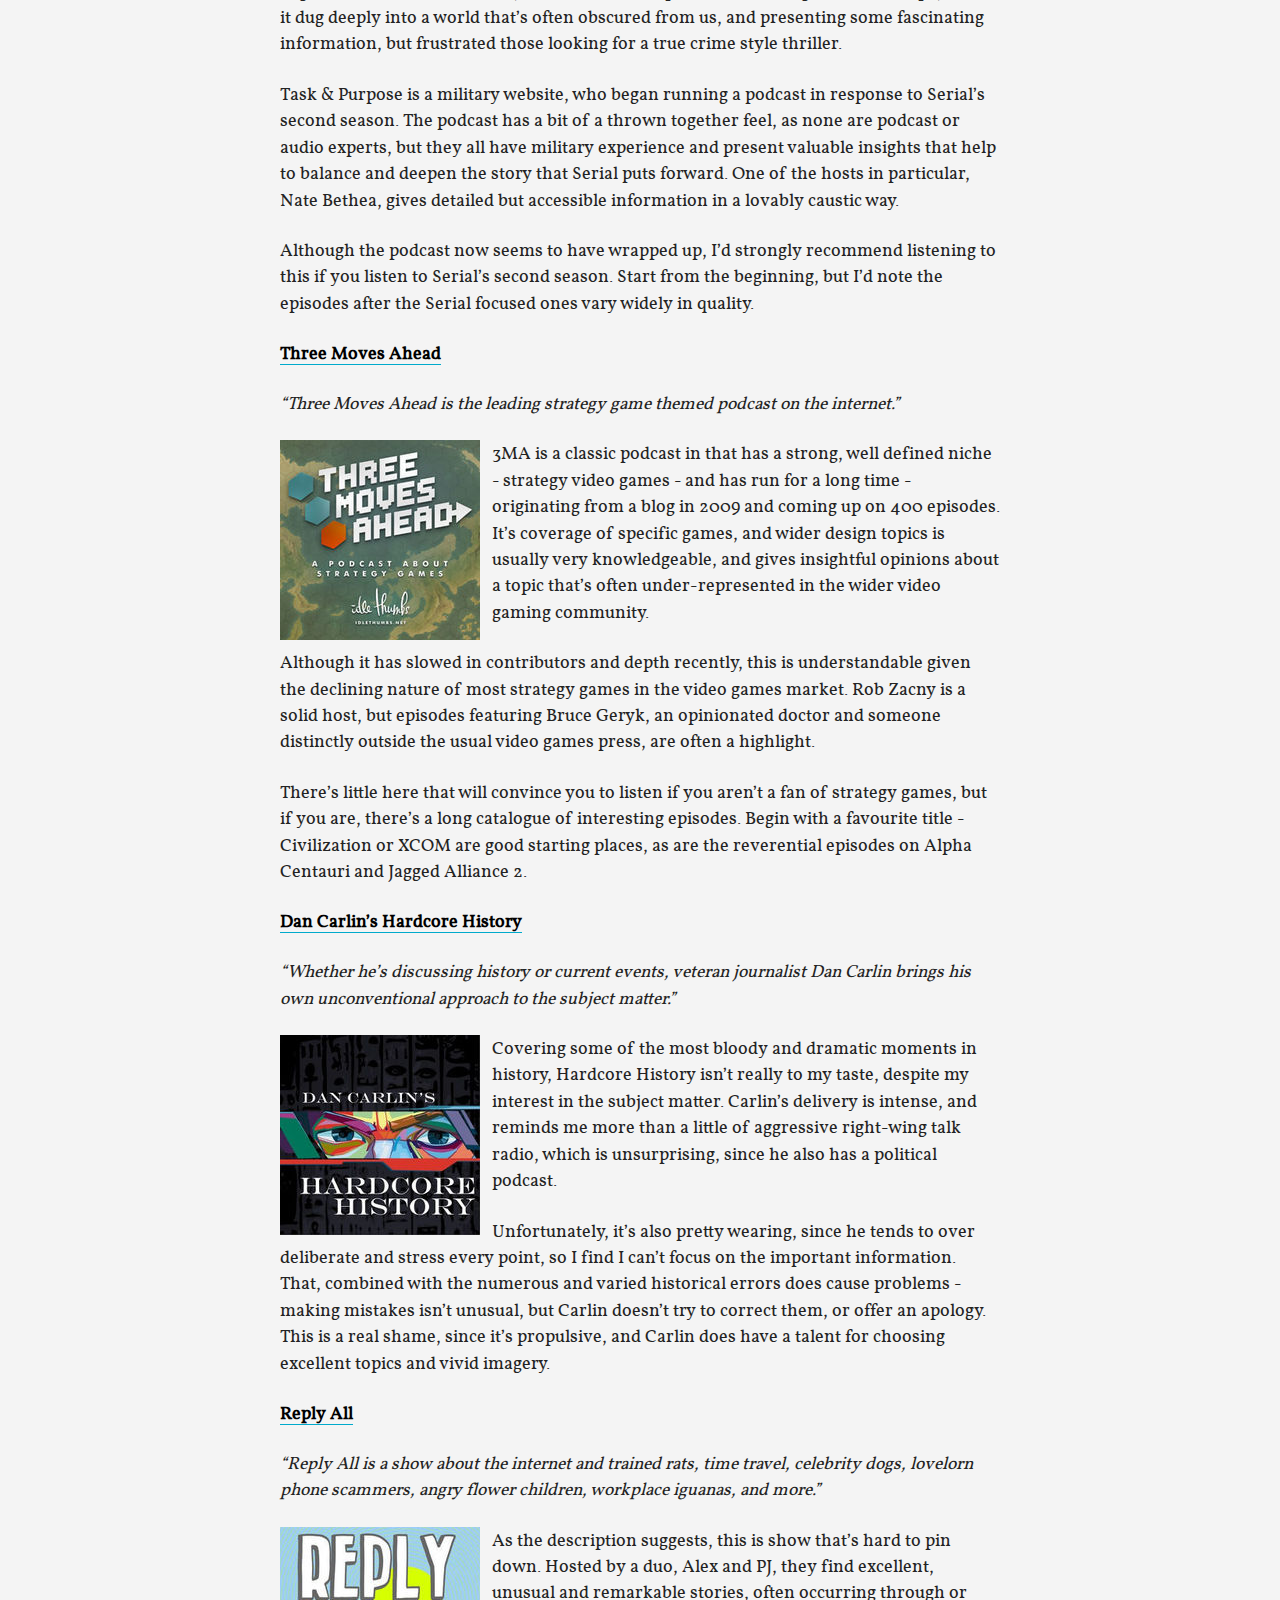
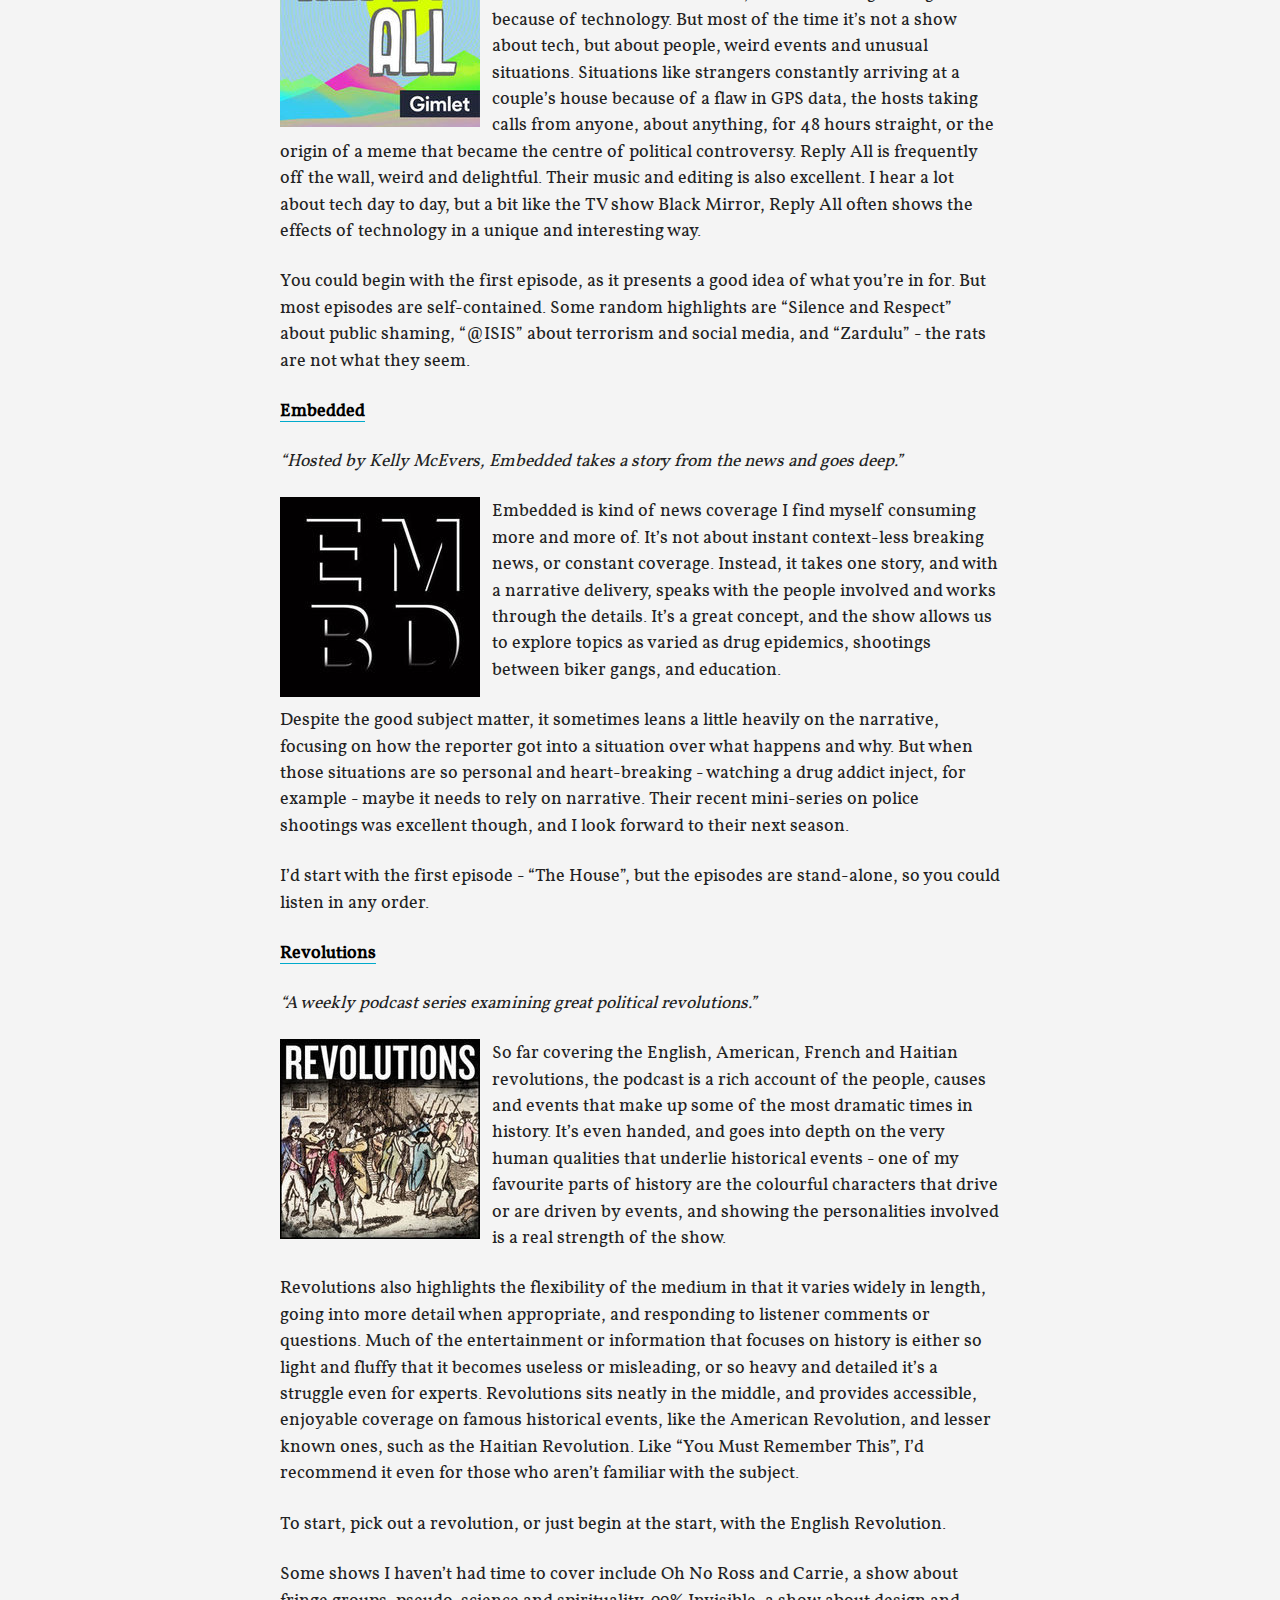
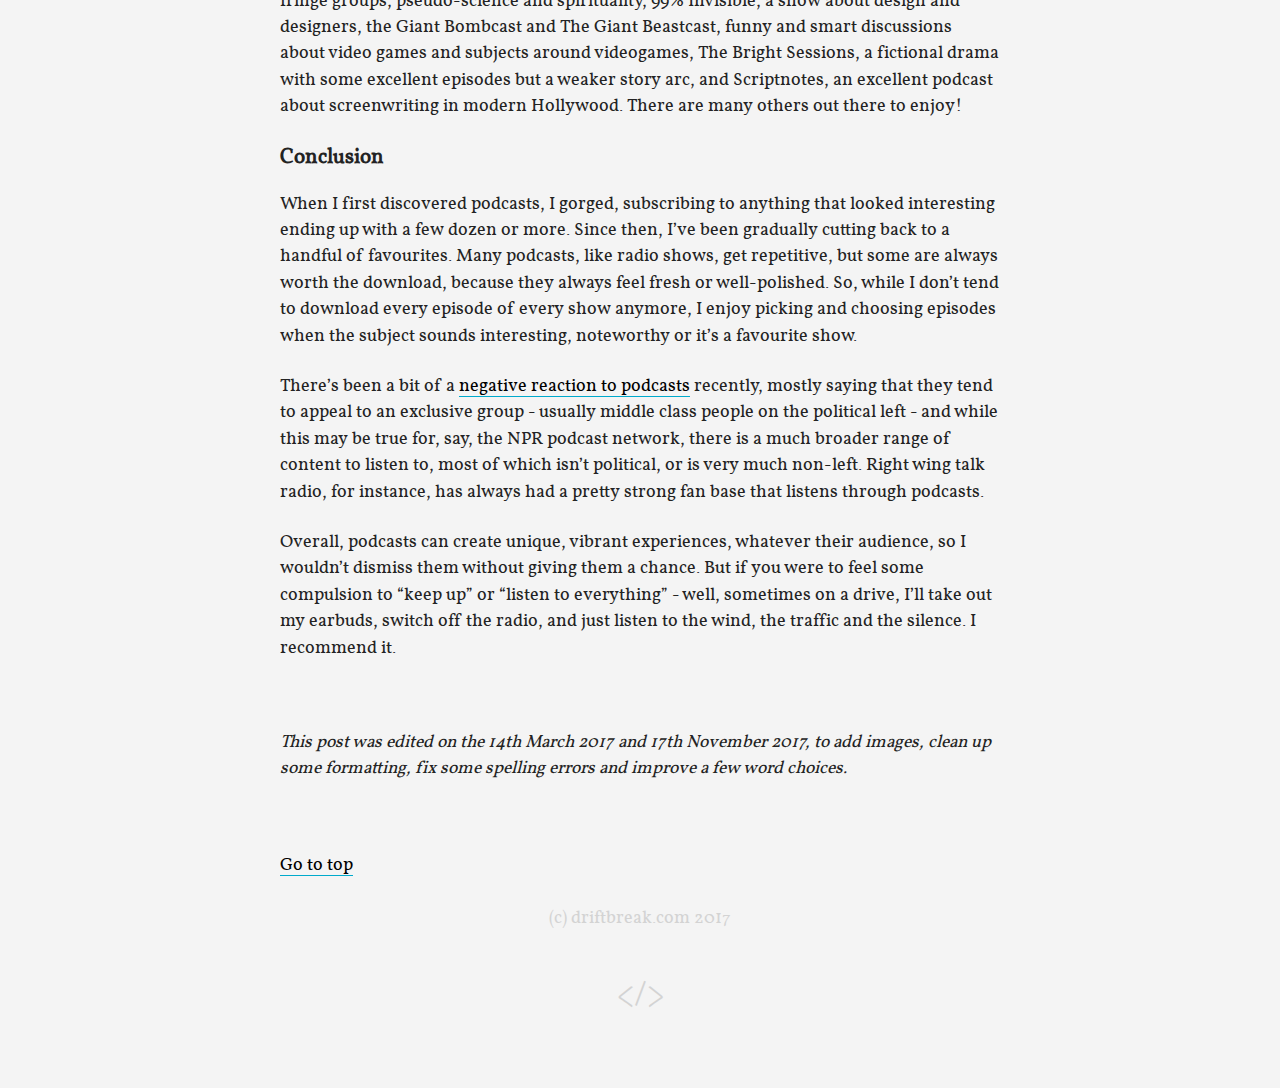
<file: podcasts/index.html>
<!DOCTYPE html>
<html lang="en">
	<head>
		<meta charset="UTF-8">
		<meta name="viewport" content="width=device-width, initial-scale=1.0">
		<link href="../style.css" rel="stylesheet">
		<link href="podcasts.css" rel="stylesheet">
		<link rel="icon" href="../favicon.ico">
		
		<title>Podcasts - driftbreak.com</title>
	</head>
	<body>
		<header class="site-header">
			<h1 id="top" class="site-title"><a href="../">Driftbreak</a></h1>
		</header>
		
		<div class="content">
			<div class="post-header">
				<h2>Podcasts</h2>
				<p class="post-sub-header"><em>published 13th May 2017</em></p>
			</div>
			
			<div>
				<p>Podcasts, I’m told, are the hot new thing. Since Serial, a breakout hit from the makers of the popular U.S. radio show “This American Life”, there’ve been no end of fluff pieces on The Power of the Podcast. <a href="https://www.yahoo.com/katiecouric/the-power-of-the-podcast-223822736.html">Yahoo has a classic example:</a></p>
				<p><em>"With its growing audiences and unique star-making ability, the power of the podcast is undeniable."</em></p>
				<p>Recent media blitz aside, people have been listening to recorded audio through the internet for a long time. Early experiments had been around since the early 2000s, and internet radio existed even earlier. Apple introduced support for podcasts in 2005, and within a year big radio networks like the BBC, CBC, NPR and more had started using iTunes for distribution.</p>
				<p>The use of the internet makes consuming podcasts easy and convenient, as opposed to a traditional radio schedule. They tend to fill spots in my day, when out running, food shopping or doing odd jobs. As well as their convenience, there’s also something about the format of a podcast that feels a little closer to the listener than radio. A complete episode is almost always hosted by the same person, and each episode can run for as long or as short as they like. When you listen to the radio, you are safely escorted from one polished piece to the next. With podcasts, it’s not uncommon for a host to open with apology for “the terrible audio quality this week”. Unlike radio, where dead air is considered a grievous sin, podcasts are free to stretch out their length, and talk with mumbles or silent pauses like in regular conversations.</p>
				<p>It’s not that traditional radio outlets, like say the BBC, don’t put out their own excellent podcasts - they do. But the potential for podcasts stretches beyond radio to the copper cables of the internet. Because the barrier to entry is so low, requiring only a microphone, some simple recording software, and an internet connection, the breadth and variety of podcasts is much wider than traditional radio. Podcasts have classic show topics like comedy, news and politics that sit alongside talk of religious fringe groups, intense discussions over which ink to use for your favoured fountain pen, and a history of the golden age of Hollywood. The UK Government even recently launched a podcast about recent cases of counter-terrorism.</p>
				<p>If you like your entertainment a little less polished, a little more experimental and covering topics that often don’t get covered in traditional media outlets, there’ll be a podcast for you.</p>
				<p>Of course, with so many podcasts - from professional radio shows, low budget amateur productions, to niche websites making their own audio - there are a lot of podcasts out there. So, I thought I’d talk about a few that I enjoy, and others I don’t care for so much, and hopefully you’ll find something you like.</p>
				<h3><a id="Reviews_14"></a>Reviews</h3>
				<p>I can’t claim to have listened to every episode of the shows listed below, and it would be a challenge to give each show the thorough review it deserves. Instead, I can only hope these pique your interest, and you discover something you like. I’ve only included shows that I’ve listened to more than 10 episodes of, but for many, I’ve listened to many more than that. I’ve also included shows which are exclusively podcasts, as opposed to radio shows delivered by podcast.</p>
				<h4><a id="You_Must_Remember_Thishttpwwwyoumustrememberthispodcastcom_18"></a><a href="http://www.youmustrememberthispodcast.com/">You Must Remember This</a></h4>
				<p><em>“The podcast about the secret and/or forgotten history of Hollywood’s first century”</em></p>
				<img class="inline-image" src="images/ymrtp.jpg" alt="podcast logo">
				<p>Always interesting and very well delivered, YMRT is a podcast about the history of Hollywood, but it’s also about people, telling stories of love, greed, loss, talent, drama and more. Covering Hollywood and its stars is a tricky proposition, because it would be easy to overdo stories of say, “the rise and fall” of a beautiful young starlet, but the host, Karina Longworth, has a light touch, and every episode has a nuanced depiction of the people it covers. Many stories she covers are famous, infamous, unknown or strange. I’d recommend it even if you aren’t a classic film enthusiast - I’m certainly not, but it has made it more interested the subject matter.</p>
				<p>I would recommend the episode about Peg Entwistle, as it’s a tragic story, but very small and self-contained, and deals with many of the themes common to YMRT. I’d also especially recommend the episodes on the Red Scare in Hollywood, for digging deep into a fascinating part of history and the people it affected.</p>
				<h4><a id="Serialhttpsserialpodcastorg_23"></a><a href="https://serialpodcast.org/">Serial</a></h4>
				<p><em>“A podcast from the creators of This American Life. One story. Told week by week. Hosted by Sarah Koenig.”</em></p>
				<img class="inline-image" src="images/serial.jpg" alt="podcast logo">
				<p>This is the big one. Despite what you may have heard, podcasts were around and discussed before Serial, but this is the one that launched a thousand media think pieces. The first series is a true crime murder mystery which was more respectful and considered than most in the genre. Impressively, it’s also managed to rack up over 80 million downloads. </p>
				<p>Originating from the popular American radio show This American Life, it differs from TAL in that tells one story over a season. Although I have some mixed feelings its first season - mostly about the point of view and the structure in which the story was told, it is worth listening to. As for the community and the many imitation podcasts that sprung up around it? I’d give them a miss.</p>
				<p>You should start with episode one, and work through sequentially, as that’s the intended listening order.</p>
				<h4><a id="Task__Purpose_Radiohttptaskandpurposecompodcasts_28"></a><a href="http://taskandpurpose.com/podcasts/">Task &amp; Purpose Radio</a></h4>
				<p><em>“Listen to Task &amp; Purpose’s podcast on season two of Serial and its coverage of the Bowe Bergdahl case.”</em></p>
				<img class="inline-image" src="images/tpr.jpg" alt="podcast logo">
				<p>After the media interest and critical attention of Serial season one, Serial’s second season was apparently considered something of a disappointment. I disagree. Covering Bowe Bergdahl - an American soldier walked off his post in Afghanistan in 2009, and who was captured and held by a Taliban aligned group until 2014 - the podcast focuses initially on Bowe’s capture and teases an intense story of his imprisonment and possible escape, before pivoting to a slower, wider narrative of what exactly the vast American military machine was doing in Afghanistan around this time, and how Bowe impacted that. As it got a wider scope, I think it dug deeply into a world that’s often obscured from us, and presenting some fascinating information, but frustrated those looking for a true crime style thriller.</p>
				<p>Task &amp; Purpose is a military website, who began running a podcast in response to Serial’s second season. The podcast has a bit of a thrown together feel, as none are podcast or audio experts, but they all have military experience and present valuable insights that help to balance and deepen the story that Serial puts forward. One of the hosts in particular, Nate Bethea, gives detailed but accessible information in a lovably caustic way.</p>
				<p>Although the podcast now seems to have wrapped up, I’d strongly recommend listening to this if you listen to Serial’s second season. Start from the beginning, but I’d note the episodes after the Serial focused ones vary widely in quality.</p>
				<h4><a id="Three_Moves_Aheadhttpswwwidlethumbsnet3ma_34"></a><a href="https://www.idlethumbs.net/3ma/">Three Moves Ahead</a></h4>
				<p><em>“Three Moves Ahead is the leading strategy game themed podcast on the internet.”</em><br></p>
				<img class="inline-image" src="images/3ma.jpg" alt="podcast logo">
				<p>3MA is a classic podcast in that has a strong, well defined niche - strategy video games - and has run for a long time - originating from a blog in 2009 and coming up on 400 episodes. It’s coverage of specific games, and wider design topics is usually very knowledgeable, and gives insightful opinions about a topic that’s often under-represented in the wider video gaming community. </p>
				<p>Although it has slowed in contributors and depth recently, this is understandable given the declining nature of most strategy games in the video games market. Rob Zacny is a solid host, but episodes featuring Bruce Geryk, an opinionated doctor and someone distinctly outside the usual video games press, are often a highlight.</p>
				<p>There’s little here that will convince you to listen if you aren’t a fan of strategy games, but if you are, there’s a long catalogue of interesting episodes. Begin with a favourite title - Civilization or XCOM are good starting places, as are the reverential episodes on Alpha Centauri and Jagged Alliance 2.</p>
				<h4><a id="Dan_Carlins_Hardcore_Historyhttpwwwdancarlincomhardcorehistoryseries_39"></a><a href="http://www.dancarlin.com/hardcore-history-series/">Dan Carlin’s Hardcore History</a></h4>
				<p><em>“Whether he’s discussing history or current events, veteran journalist Dan Carlin brings his own unconventional approach to the subject matter.”</em><br></p>
				<img class="inline-image" src="images/hh.jpg" alt="podcast logo">
				<p>Covering some of the most bloody and dramatic moments in history, Hardcore History isn’t really to my taste, despite my interest in the subject matter. Carlin’s delivery is intense, and reminds me more than a little of aggressive right-wing talk radio, which is unsurprising, since he also has a political podcast. </p>
				<p>Unfortunately, it’s also pretty wearing, since he tends to over deliberate and stress every point, so I find I can’t focus on the important information. That, combined with the numerous and varied historical errors does cause problems - making mistakes isn’t unusual, but Carlin doesn’t try to correct them, or offer an apology. This is a real shame, since it’s propulsive, and Carlin does have a talent for choosing excellent topics and vivid imagery.</p>
				<h4><a id="Reply_Allhttpsgimletmediacomshowreplyall_43"></a><a href="https://gimletmedia.com/show/reply-all/">Reply All</a></h4>
				<p><em>“Reply All is a show about the internet and trained rats, time travel, celebrity dogs, lovelorn phone scammers, angry flower children, workplace iguanas, and more.”</em><br></p>
				<img class="inline-image" src="images/rap.jpg" alt="podcast logo">
				<p>As the description suggests, this is show that’s hard to pin down. Hosted by a duo, Alex and PJ, they find excellent, unusual and remarkable stories, often occurring through or because of technology. But most of the time it’s not a show about tech, but about people, weird events and unusual situations. Situations like strangers constantly arriving at a couple’s house because of a flaw in GPS data, the hosts taking calls from anyone, about anything, for 48 hours straight, or the origin of a meme that became the centre of political controversy. Reply All is frequently off the wall, weird and delightful. Their music and editing is also excellent. I hear a lot about tech day to day, but a bit like the TV show Black Mirror, Reply All often shows the effects of technology in a unique and interesting way.</p>
				<p>You could begin with the first episode, as it presents a good idea of what you’re in for. But most episodes are self-contained. Some random highlights are “Silence and Respect” about public shaming, “@ISIS” about terrorism and social media, and “Zardulu” - the rats are not what they seem.</p>
				<h4><a id="Embeddedhttpwwwnprorgpodcasts510311embedded_48"></a><a href="http://www.npr.org/podcasts/510311/embedded">Embedded</a></h4>
				<p><em>“Hosted by Kelly McEvers, Embedded takes a story from the news and goes deep.”</em><br></p>
				<img class="inline-image" src="images/embd.jpg" alt="podcast logo">
				<p>Embedded is kind of news coverage I find myself consuming more and more of. It’s not about instant context-less breaking news, or constant coverage. Instead, it takes one story, and with a narrative delivery, speaks with the people involved and works through the details. It’s a great concept, and the show allows us to explore topics as varied as drug epidemics, shootings between biker gangs, and education. </p>
				<p>Despite the good subject matter, it sometimes leans a little heavily on the narrative, focusing on how the reporter got into a situation over what happens and why. But when those situations are so personal and heart-breaking - watching a drug addict inject, for example - maybe it needs to rely on narrative. Their recent mini-series on police shootings was excellent though, and I look forward to their next season.</p>
				<p>I’d start with the first episode - “The House”, but the episodes are stand-alone, so you could listen in any order.</p>
				<h4><a id="Revolutionshttpwwwrevolutionspodcastcom_53"></a><a href="http://www.revolutionspodcast.com/">Revolutions</a></h4>
				<p><em>“A weekly podcast series examining great political revolutions.”</em><br></p>
				<img class="inline-image" src="images/revolutions.jpg" alt="podcast logo">
				<p>So far covering the English, American, French and Haitian revolutions, the podcast is a rich account of the people, causes and events that make up some of the most dramatic times in history. It’s even handed, and goes into depth on the very human qualities that underlie historical events - one of my favourite parts of history are the colourful characters that drive or are driven by events, and showing the personalities involved is a real strength of the show. </p>
				<p>Revolutions also highlights the flexibility of the medium in that it varies widely in length, going into more detail when appropriate, and responding to listener comments or questions. Much of the entertainment or information that focuses on history is either so light and fluffy that it becomes useless or misleading, or so heavy and detailed it’s a struggle even for experts. Revolutions sits neatly in the middle, and provides accessible, enjoyable coverage on famous historical events, like the American Revolution, and lesser known ones, such as the Haitian Revolution. Like “You Must Remember This”, I’d recommend it even for those who aren’t familiar with the subject.</p>
				<p>To start, pick out a revolution, or just begin at the start, with the English Revolution.</p>
				<p>Some shows I haven’t had time to cover include Oh No Ross and Carrie, a show about fringe groups, pseudo-science and spirituality, 99% Invisible, a show about design and designers, the Giant Bombcast and The Giant Beastcast, funny and smart discussions about video games and subjects around videogames, The Bright Sessions, a fictional drama with some excellent episodes but a weaker story arc, and Scriptnotes, an excellent podcast about screenwriting in modern Hollywood. There are many others out there to enjoy!</p>
				<h3>Conclusion</h3>
				<p>When I first discovered podcasts, I gorged, subscribing to anything that looked interesting ending up with a few dozen or more. Since then, I’ve been gradually cutting back to a handful of favourites. Many podcasts, like radio shows, get repetitive, but some are always worth the download, because they always feel fresh or well-polished. So, while I don’t tend to download every episode of every show anymore, I enjoy picking and choosing episodes when the subject sounds interesting, noteworthy or it’s a favourite show.</p>
				<p>There’s been a bit of a <a href="https://www.bloomberg.com/news/articles/2017-02-14/how-to-keep-up-with-the-podcasts-don-t">negative reaction to podcasts</a> recently, mostly saying that they tend to appeal to an exclusive group - usually middle class people on the political left - and while this may be true for, say, the NPR podcast network, there is a much broader range of content to listen to, most of which isn’t political, or is very much non-left. Right wing talk radio, for instance, has always had a pretty strong fan base that listens through podcasts.</p>
				<p>Overall, podcasts can create unique, vibrant experiences, whatever their audience, so I wouldn’t dismiss them without giving them a chance. But if you were to feel some compulsion to “keep up” or “listen to everything” - well, sometimes on a drive, I’ll take out my earbuds, switch off the radio, and just listen to the wind, the traffic and the silence. I recommend it.</p>
				
				<br>
				<p><em>This post was edited on the 14th March 2017 and 17th November 2017, to add images, clean up some formatting, fix some spelling errors and improve a few word choices.</em></p>
			</div>
			
			<footer>
				<a href="#top">Go to top</a>
				<br><br>
				<p class="footer-text">(c) driftbreak.com 2017</p>
				<br>
				<p class="footer-text footer-icon"> &lt;/> </p>
			</footer>
		</div>
	</body>
</html>
</file>
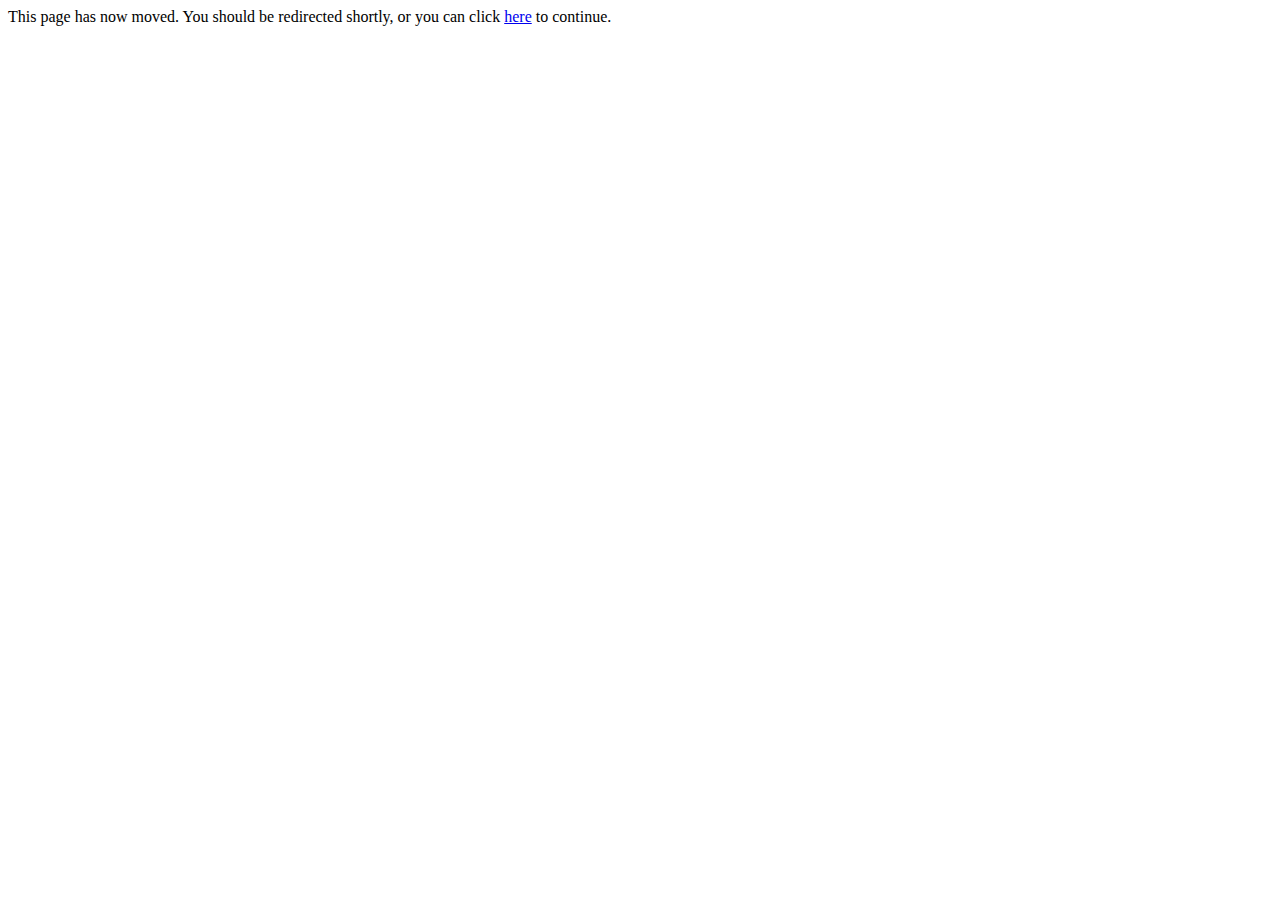
<file: 2016/11/19/hearts-of-iron/index.html>
<html>
<head>
	<meta http-equiv="refresh" content="3; url=http://driftbreak.com/hearts-of-iron/" />
</head>
<body>
	<p>This page has now moved. You should be redirected shortly, or you can click <a href="http://driftbreak.com/hearts-of-iron/">here</a> to continue.</p>
</body>
</html>
</file>
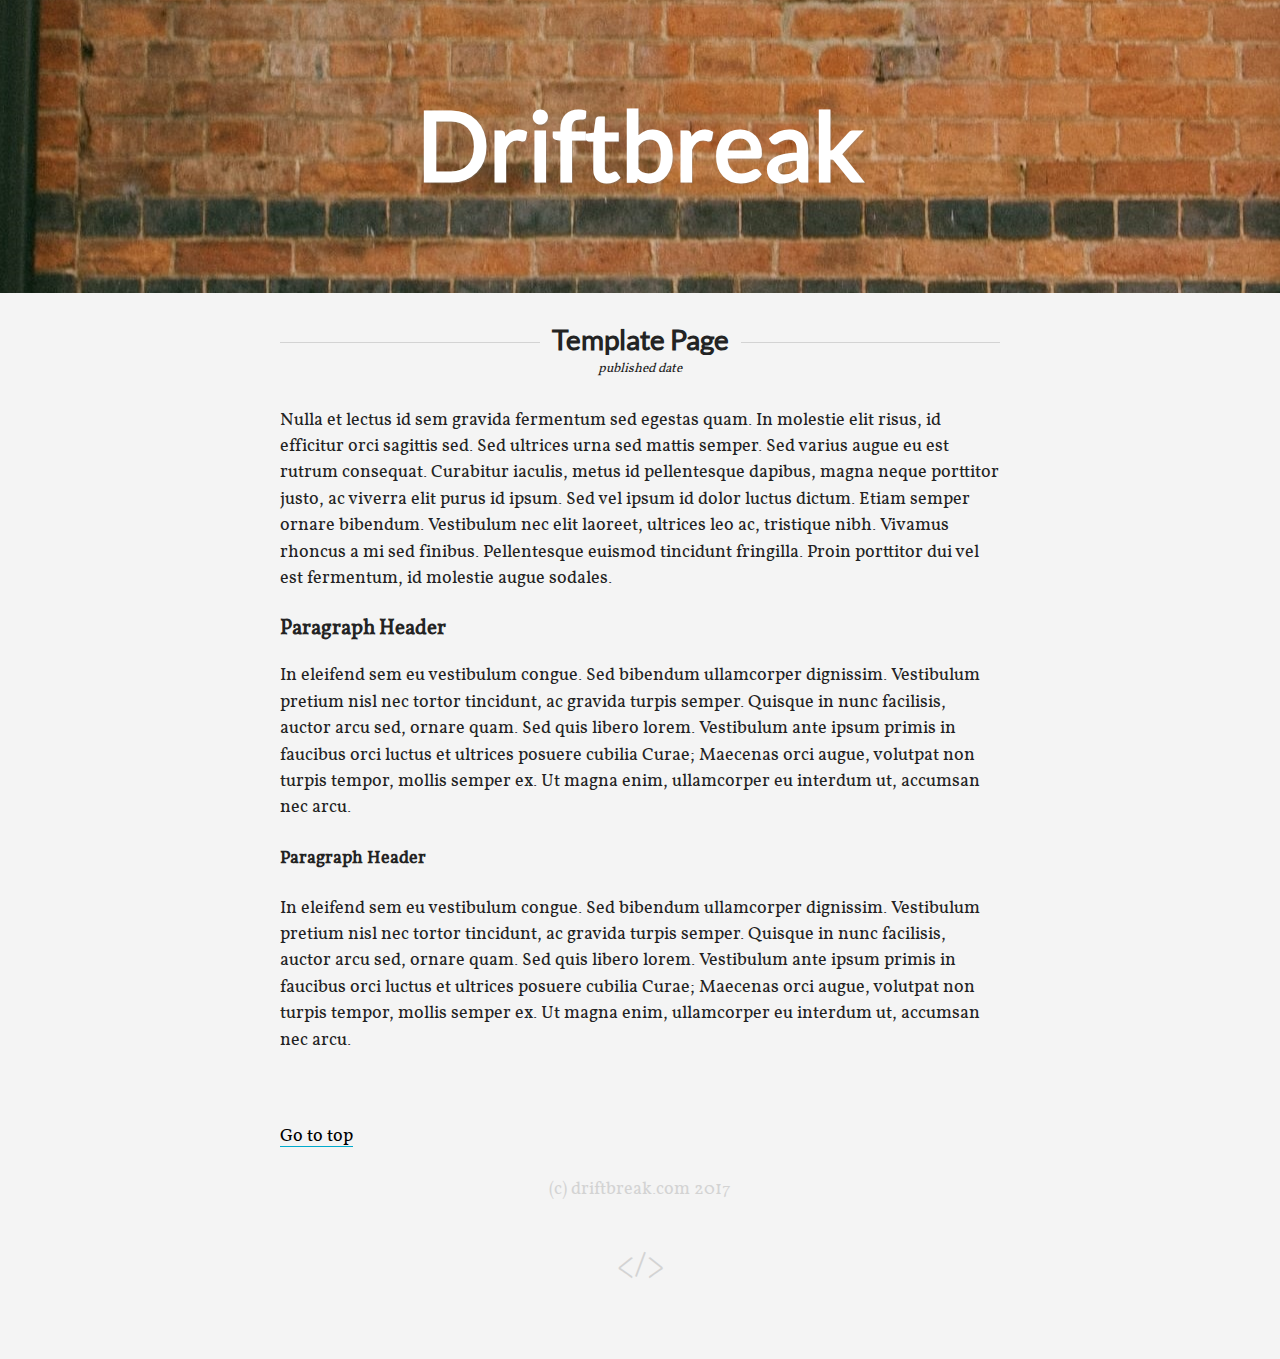
<file: template.html>
<!DOCTYPE html>
<html lang="en">
	<head>
		<meta charset="UTF-8">
		<meta name="viewport" content="width=device-width, initial-scale=1.0">
		<link href="style.css" rel="stylesheet">
		<link rel="icon" href="../favicon.ico">
		
		<title>Template Page</title>
	</head>
	<body>
		<header class="site-header">
			<h1 id="top" class="site-title"><a href="../">Driftbreak</a></h1>
		</header>
		
		<div class="content">
			<div class="post-header">
				<h2>Template Page</h2>
				<p class="post-sub-header"><em>published date</em></p>
			</div>
			
			<div>
				<p>Nulla et lectus id sem gravida fermentum sed egestas quam. In molestie elit risus, id efficitur orci sagittis sed. Sed ultrices urna sed mattis semper. Sed varius augue eu est rutrum consequat. Curabitur iaculis, metus id pellentesque dapibus, magna neque porttitor justo, ac viverra elit purus id ipsum. Sed vel ipsum id dolor luctus dictum. Etiam semper ornare bibendum. Vestibulum nec elit laoreet, ultrices leo ac, tristique nibh. Vivamus rhoncus a mi sed finibus. Pellentesque euismod tincidunt fringilla. Proin porttitor dui vel est fermentum, id molestie augue sodales.</p>
				
				<h3>Paragraph Header</h3>
				<p>In eleifend sem eu vestibulum congue. Sed bibendum ullamcorper dignissim. Vestibulum pretium nisl nec tortor tincidunt, ac gravida turpis semper. Quisque in nunc facilisis, auctor arcu sed, ornare quam. Sed quis libero lorem. Vestibulum ante ipsum primis in faucibus orci luctus et ultrices posuere cubilia Curae; Maecenas orci augue, volutpat non turpis tempor, mollis semper ex. Ut magna enim, ullamcorper eu interdum ut, accumsan nec arcu.</p>
				
				<h4>Paragraph Header</h4>
				<p>In eleifend sem eu vestibulum congue. Sed bibendum ullamcorper dignissim. Vestibulum pretium nisl nec tortor tincidunt, ac gravida turpis semper. Quisque in nunc facilisis, auctor arcu sed, ornare quam. Sed quis libero lorem. Vestibulum ante ipsum primis in faucibus orci luctus et ultrices posuere cubilia Curae; Maecenas orci augue, volutpat non turpis tempor, mollis semper ex. Ut magna enim, ullamcorper eu interdum ut, accumsan nec arcu.</p>
			</div>
			
			<footer>
				<a href="#top">Go to top</a>
				<br><br>
				<p class="footer-text">(c) driftbreak.com 2017</p>
				<br>
				<p class="footer-text footer-icon"> &lt;/> </p>
			</footer>
		</div>
	</body>
</html>
</file>
<file: style.css>
/* Declare fonts */
@font-face {
    font-family: 'Vollkorn'; 
    src: url('fonts/Vollkorn/Vollkorn-Regular.woff');
}

@font-face {
    font-family: 'Lato'; 
    src: url('fonts/Lato/Lato-Regular.woff');
}

/* Main Header - Phone */
@media all and (max-width: 420px) {
	.site-header {
		font-size: 1.5em;
		background: no-repeat center url("images/header/wall-phone.jpg") #dbdbdb;
	}
}

/* Main Header - Tablet */
@media all and (min-width: 420px) {
	.site-header {
		font-size: 2em;
		background: no-repeat center url("images/header/wall-tablet.jpg") #dbdbdb;
	}
}

/* Main Header - Desktop */
@media all and (min-width: 840px) {
	.site-header {
		font-size: 3em;
		background: no-repeat center url("images/header/wall-desktop.jpg") #dbdbdb;
	}
}

/* Layout & style header */
.site-header {
	color: white;
	font-family: Lato, Arial, sans-serif;
	padding-bottom: .6em;
	padding-top: .6em;
	text-align: center;
	text-shadow: 1px 1px rgba(128, 128, 128, 0.3);
}

.site-header a {
	color: white;
	text-decoration: none;
}

/* Images */
img {
	max-width: 720px;
}

.inline-image {
	float: left;
	padding-right: 12px;
}

/*Scale based on device size*/
@media all and (max-width: 420px) {
	.post-header-img {
		width: 100%;
	}
	
	.responsive-img {
		width: 100%;
	}
}

@media all and (min-width: 420px) {
	.post-header-img {
		width: 100%;
	}
	
	.responsive-img {
		width: 100%;
	}
}

/* Remove edge of page margin */
body {
	background-color: #f4f4f4;
	margin: 0px;
	color: #232323;
}

/* Layout & style body */
.content {
	font-family: Vollkorn, Georgia, serif;
	margin: auto;
	max-width: 720px;
	padding: 10px;
	font-size: 1.1em;
	line-height: 1.5em;
}

.content p {
	margin-bottom: 24px;
}

.content a {
	color: black;
	text-decoration: none;
	border-bottom: 1px solid #00aacc;
}

.content a:hover {
	color: #00aacc;
}

.content .img-link {
	border-bottom: none;
}

/* Post heading text effect */
.post-header h2 {
	font-family: Lato, Arial, sans-serif;
	font-size: 1.6em;
	font-weight: bold;
	overflow: hidden;
	text-align: center;
	margin-bottom: 0px;
}

.post-header h2 a {
	color: black;
	text-decoration: none;
	padding: 10px;
}

.post-sub-header {
	font-size: 0.75em;
	text-align: center;
	margin: auto;
}

.post-header-lineimg-l {
	float: left;
	margin-top: 10px;
	margin-right: -10px;
}

.post-header-lineimg-r {
	float: right;
	margin-top: 10px;
	margin-left: -10px;
}

/* : for IE 8 */
.post-header h2:before,
.post-header h2:after {
	margin: 12px;
    background-color: #d3d3d3;
    content: "";
    display: inline-block;
    height: 1px;
    vertical-align: middle;
    width: 40%;
}

.post-header h2:before {
    margin-left: -50%;
}

.post-header h2:after {
    margin-right: -50%;
}

/* Layout & style footer */
.footer-text {
	color: #d3d3d3;
	text-align: center;
	margin: 0em;
}

.footer-icon {
	font-size: 2em;
	margin: 0em;
}

footer {
	margin-top: 4em;
	margin-bottom: 4em;
}
</file>
<file: hearts-of-iron/hearts-of-iron.css>
/* Main Header - Phone */
@media all and (max-width: 420px) {
	.site-header {
		font-size: 1em;
		background: no-repeat center url("../images/header/ground-phone.jpg") black;
	}
}

/* Main Header - Tablet */
@media all and (min-width: 420px) {
	.site-header {
		font-size: 2em;
		background: no-repeat center url("../images/header/ground-tablet.jpg") black;
	}
}

/* Main Header - Desktop */
@media all and (min-width: 840px) {
	.site-header {
		font-size: 3em;
		background: no-repeat center url("../images/header/ground-desktop.jpg") black;
	}
}
</file>
<file: new-website/new-website.css>
/* Main Header - Phone */
@media all and (max-width: 420px) {
	.site-header {
		font-size: 1em;
		background: no-repeat center url("../images/header/sky-phone.jpg") black;
	}
}

/* Main Header - Tablet */
@media all and (min-width: 420px) {
	.site-header {
		font-size: 2em;
		background: no-repeat center url("../images/header/sky-tablet.jpg") black;
	}
}

/* Main Header - Desktop */
@media all and (min-width: 840px) {
	.site-header {
		font-size: 3em;
		background: no-repeat center url("../images/header/sky-desktop.jpg") black;
	}
}
</file>
<file: podcasts/podcasts.css>
/* Main Header - Phone */
@media all and (max-width: 420px) {
	.site-header {
		font-size: 1em;
		background: no-repeat center url("../images/header/earbuds-phone.jpg") black;
	}
}

/* Main Header - Tablet */
@media all and (min-width: 420px) {
	.site-header {
		font-size: 2em;
		background: no-repeat center url("../images/header/earbuds-tablet.jpg") black;
	}
}

/* Main Header - Desktop */
@media all and (min-width: 840px) {
	.site-header {
		font-size: 3em;
		background: no-repeat center url("../images/header/earbuds-desktop.jpg") black;
	}
}
</file>
